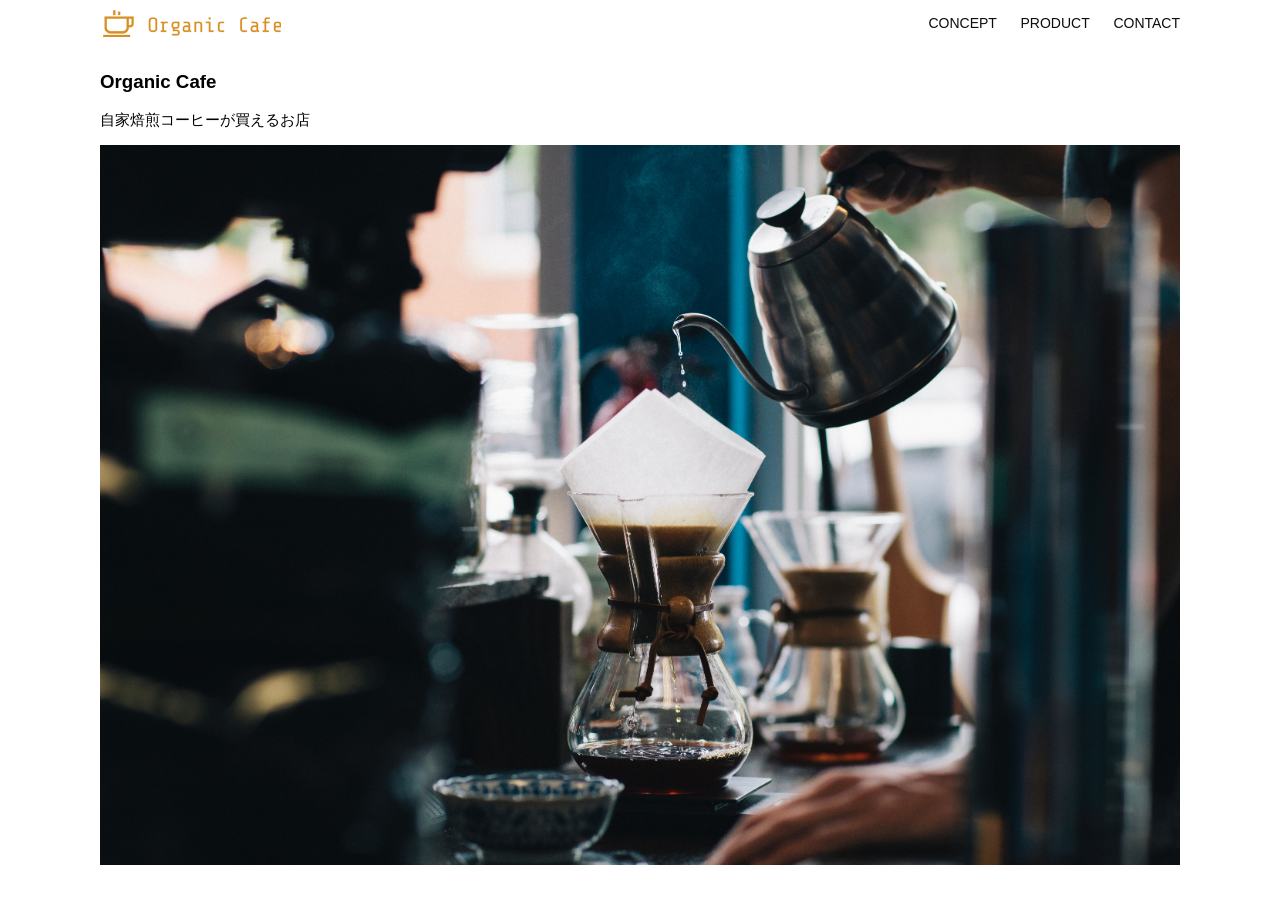
<file: kadai_013/index.html>
<!DOCTYPE html>
<html>
  <head>
    <title>Organic Cafe</title>
    <meta charset="UTF-8" />
    <meta name="description" content="自家焙煎のコーヒーがお家で楽しめるOrganic Cafe"/>
    <meta name="viewport" content="width=device-width, initial-scale=1.0" />
    <link rel="stylesheet" href="style.css" />
  </head>
  <body>
    <!-- ヘッダー -->
    <header>
      <!-- ロゴ -->
      <a href="index.html" id="logo"><img src="images/logo.png" alt="トップページに戻る"/></a>

      <!-- PC用ナビゲーション -->
      <nav id="nav-pc">
        <a href="index.html#concept">CONCEPT</a>
        <a href="index.html#product">PRODUCT</a>
        <a href="index.html#contact">CONTACT</a>
      </nav>


<!-- スマホ用メニューボタン（Step2） -->
      <img id="menu-sp" src="images/button-menu.png" alt="ナビゲーションを開く" onclick="document.getElementById('nav-sp').style.display = 'block'">

<!--　スマホ用ナビゲーション（Step3） -->
      <nav id="nav-sp">
        <ul>
          <li>
            <img id="close" src="images/button-close.png" alt="ナビゲーションを閉じる" onclick="document.getElementById('nav-sp').style.display = 'none'">
          </li>
          <li>
            <a id="logo-sp" href="index.html" onclick="document.getElementById('nav-sp').style.display = 'none'">
              <img src="images/logo-sp.png" alt="トップページに戻る">
            </a>
          </li>
          <li>
            <a class="menu" href="index.html#concept" onclick="document.getElementById('nav-sp').style.display = 'none'">CONCEPT</a>
          </li>
          <li>
            <a class="menu" href="index.html#product" onclick="document.getElementById('nav-sp').style.display = 'none'">PRODUCT</a>
          </li>
          <li>
            <a class="menu" href="index.html#contact" onclick="document.getElementById('nav-sp').style.display = 'none'">CONTACT</a>
          </li>
        </ul>
      </nav>
      


    </header>

    <main>
      <article>
        <!-- メインビジュアル -->
        <section id="main-visual">
          <div id="main-message">
            <h1>Organic Cafe</h1>
            <p>自家焙煎コーヒーが買えるお店</p>
          </div>
          <img src="images/main-image.jpg" alt="コーヒーをハンドドリップで淹れる画像"/>
        </section>
      </article>
    </main>
  </body>
</html>
</file>
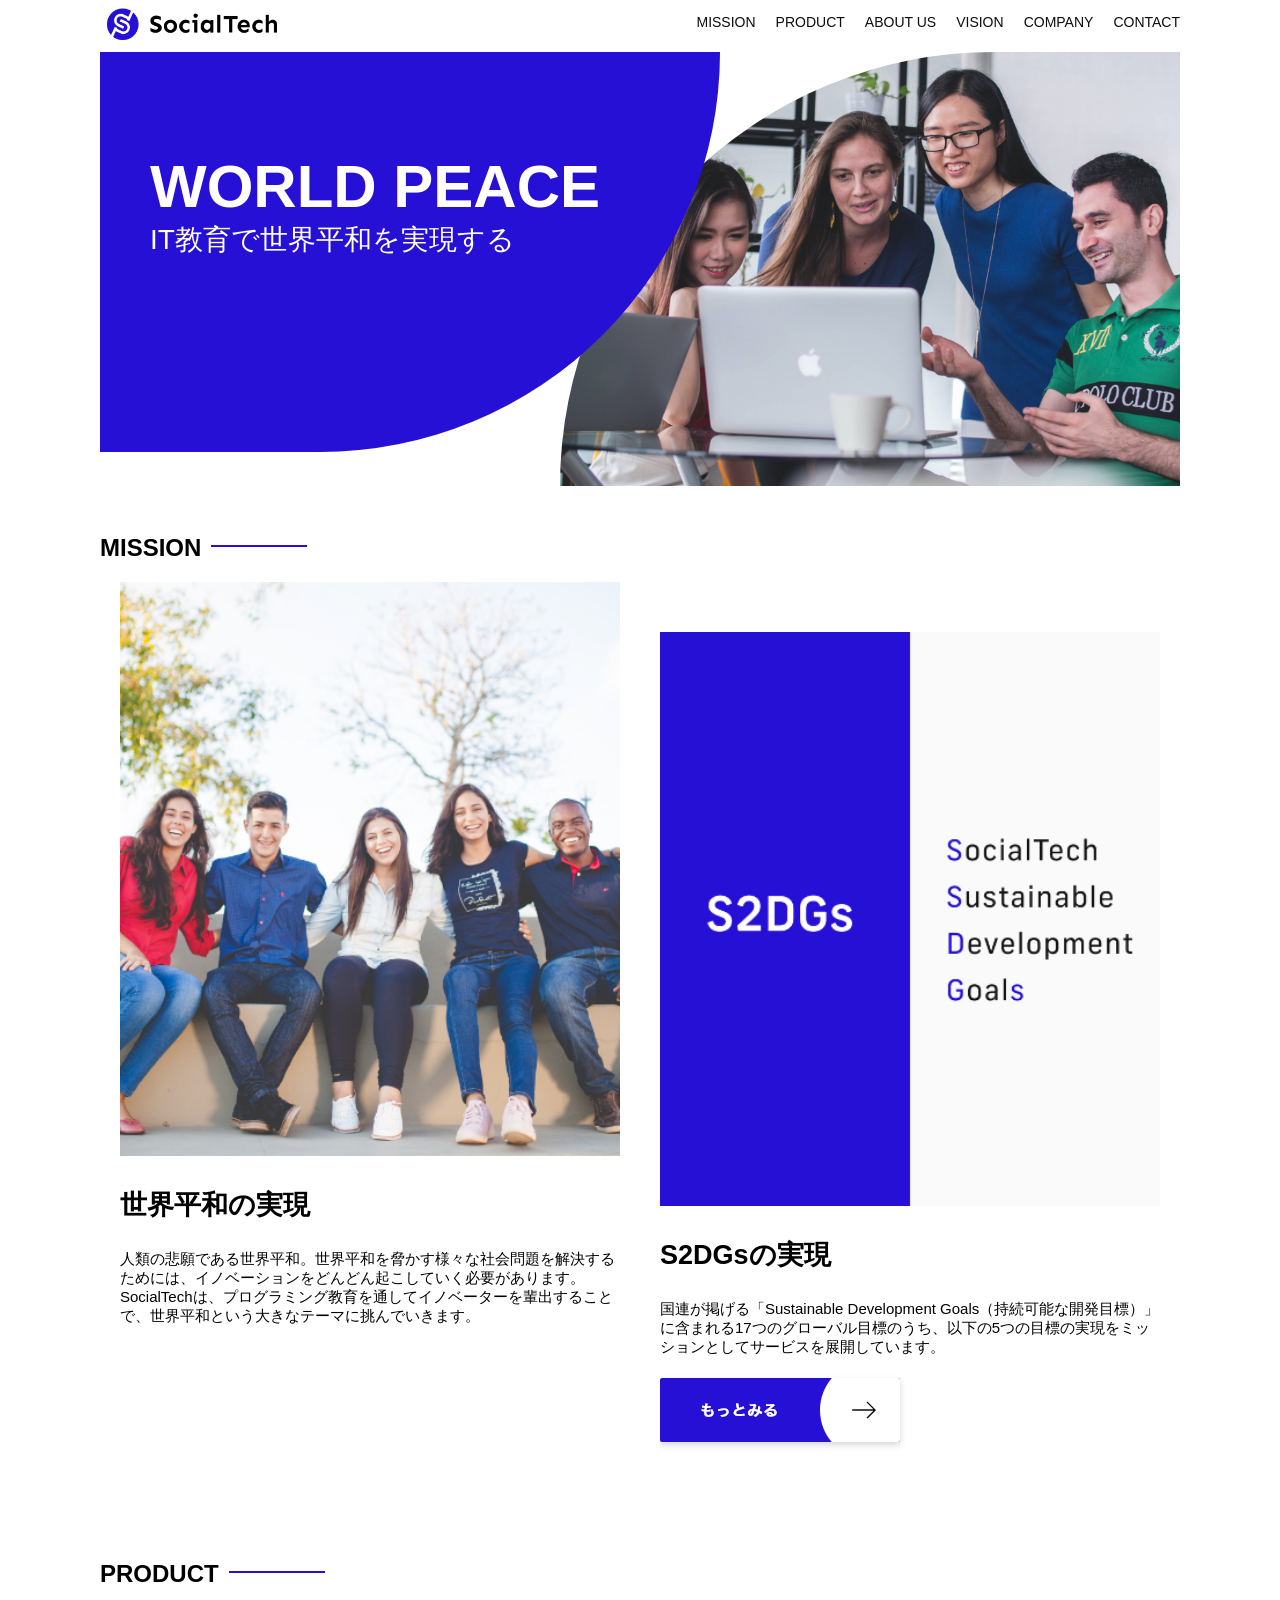
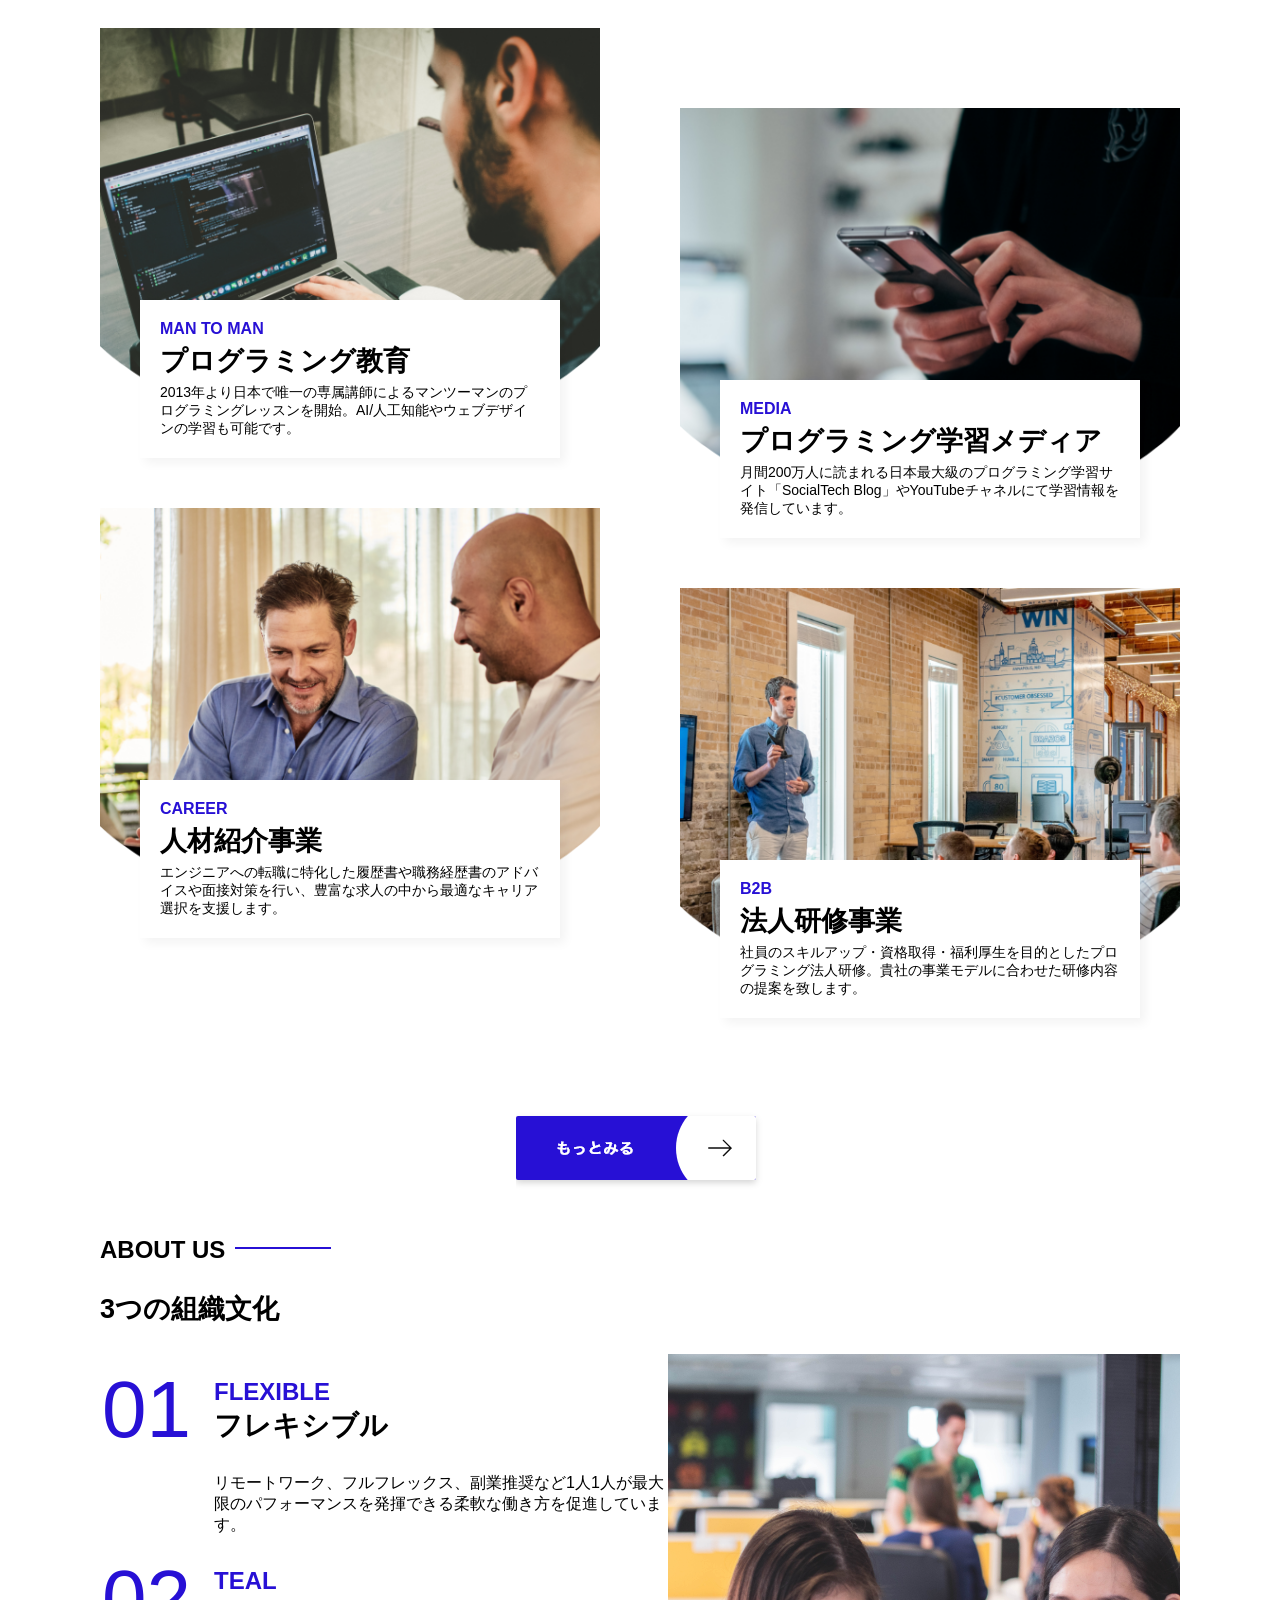
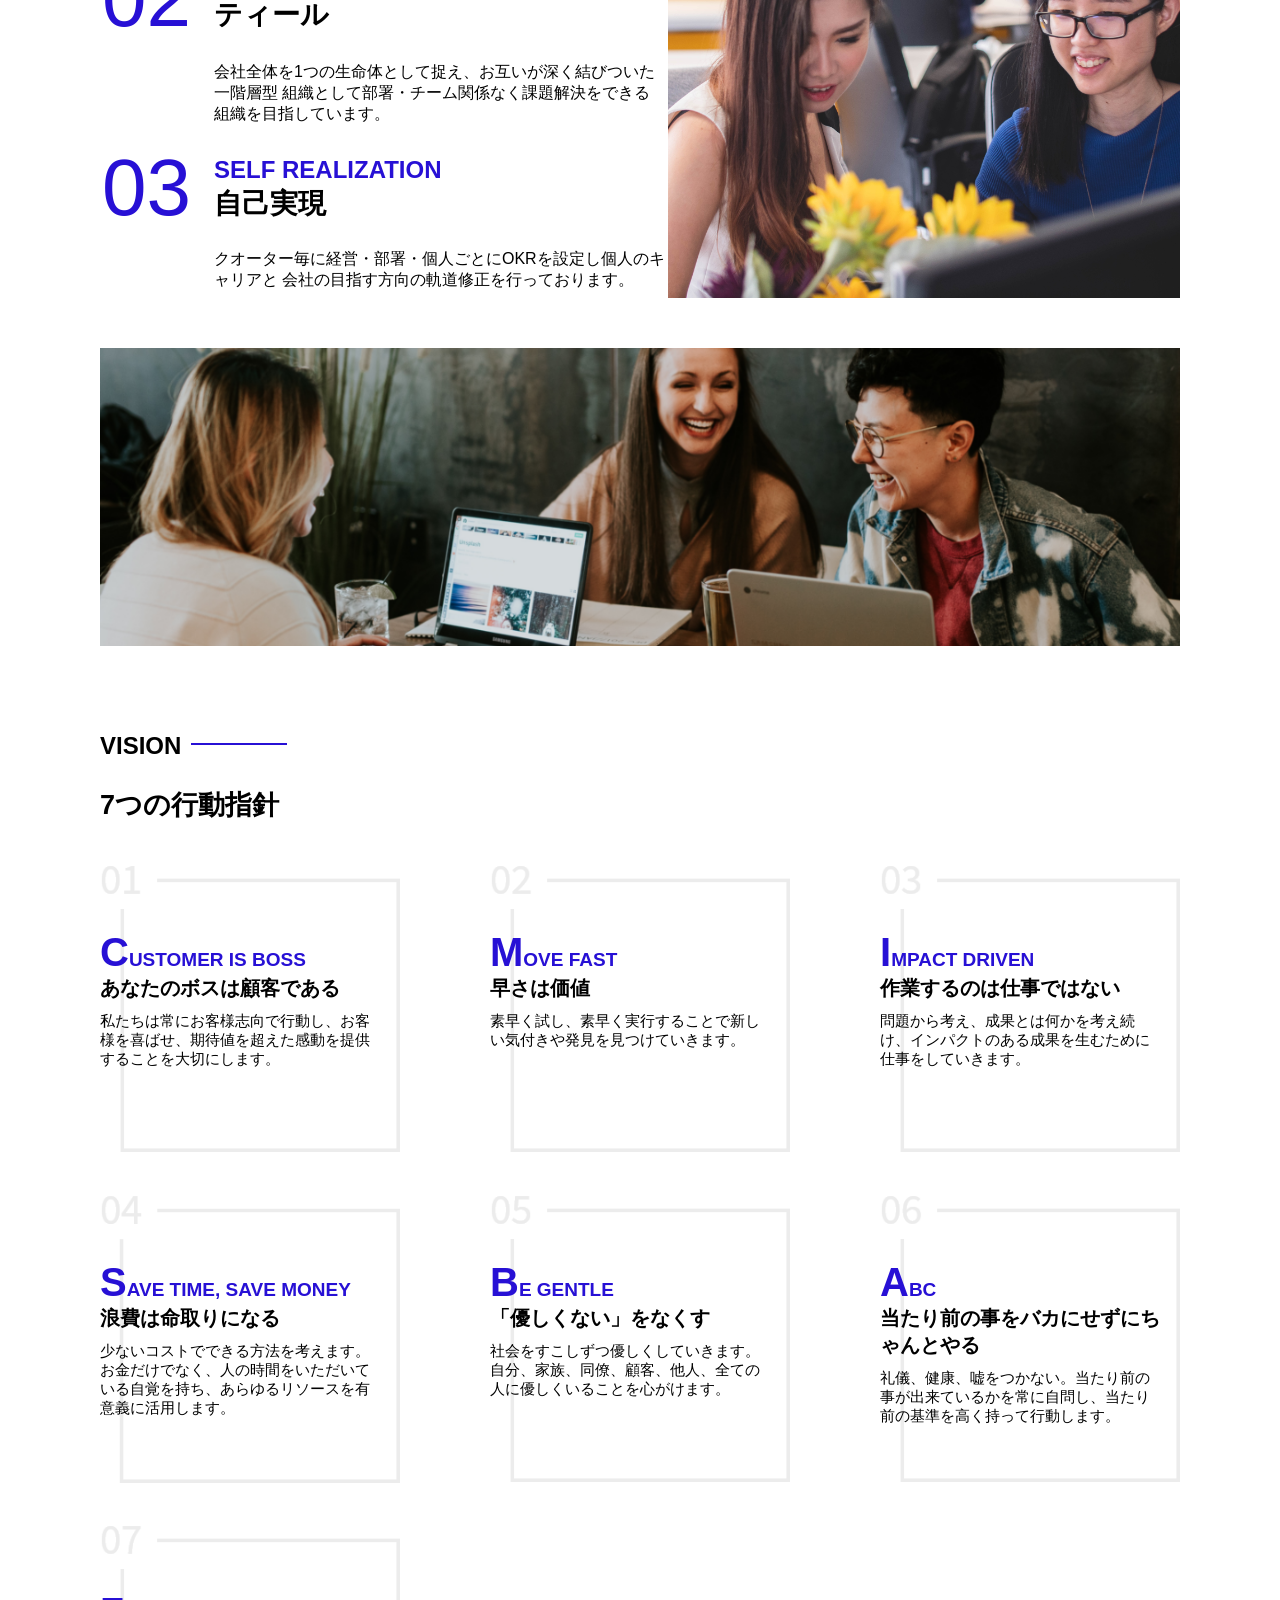
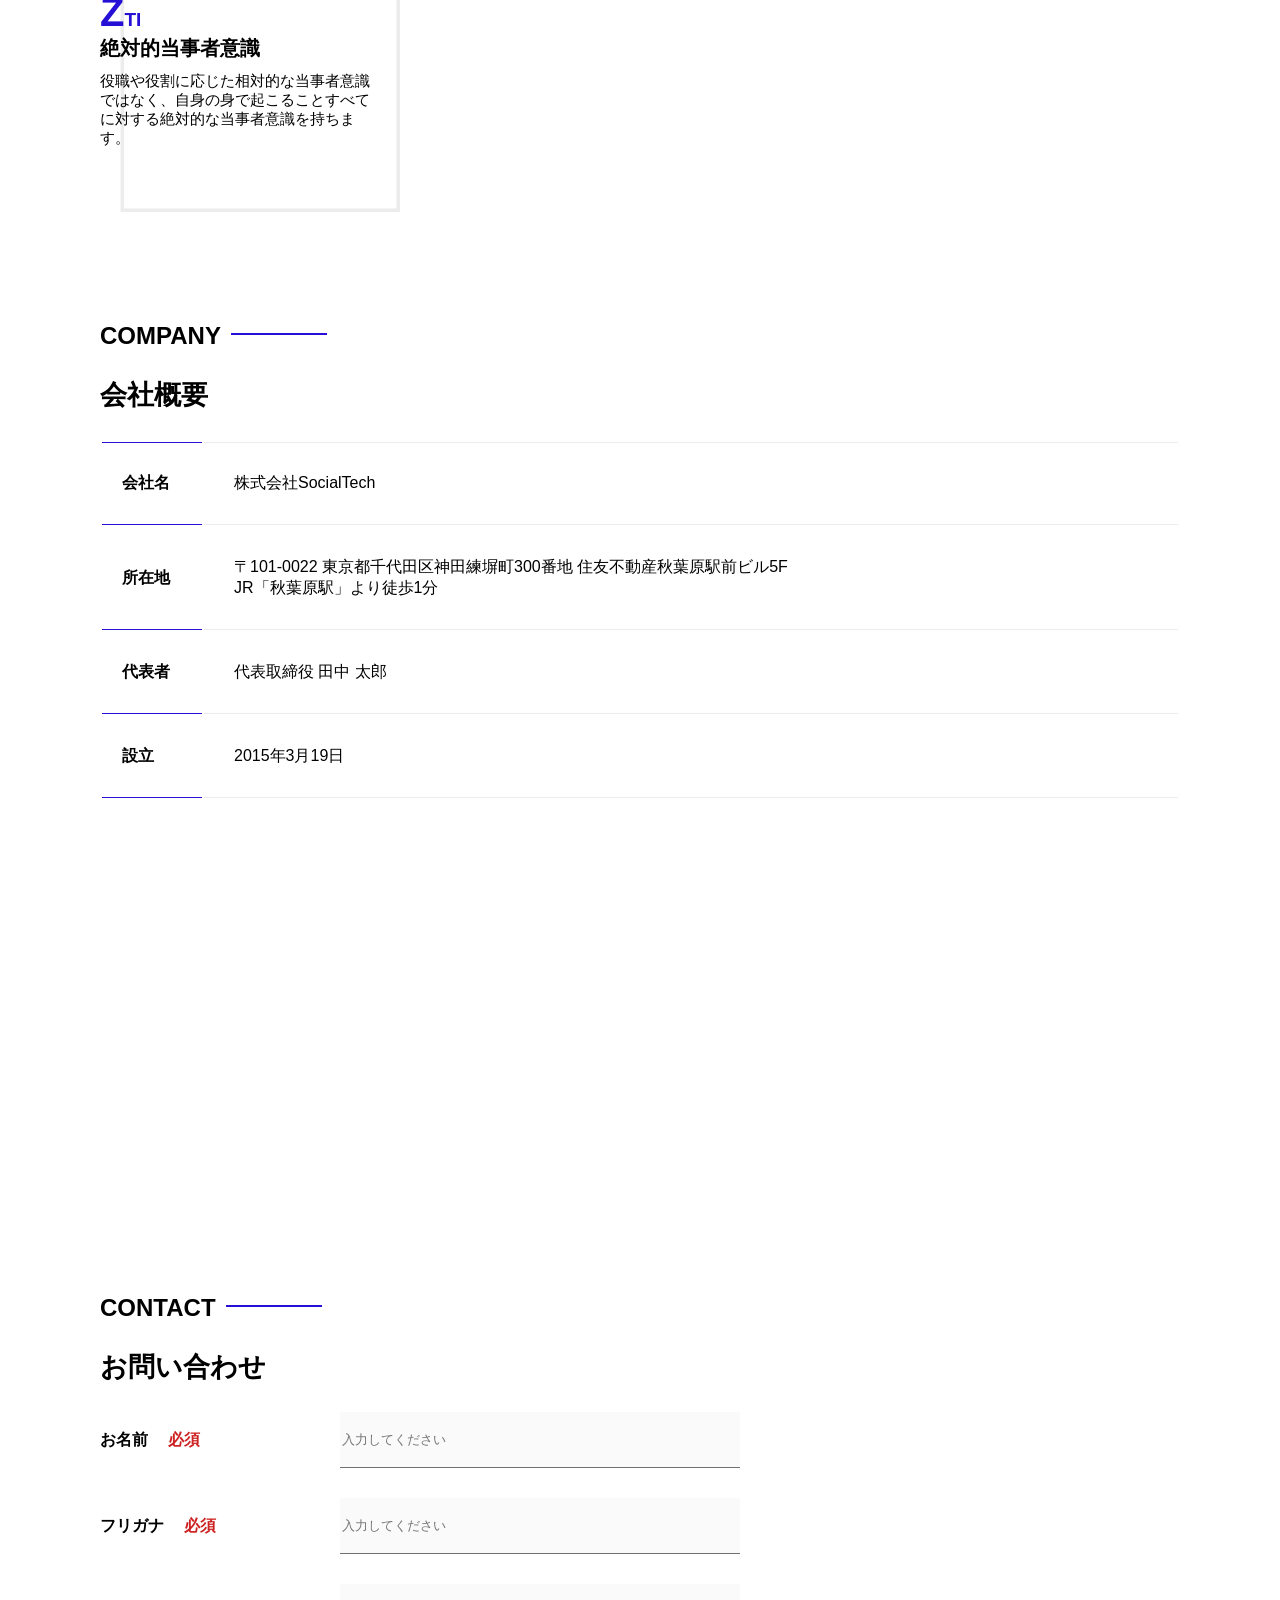
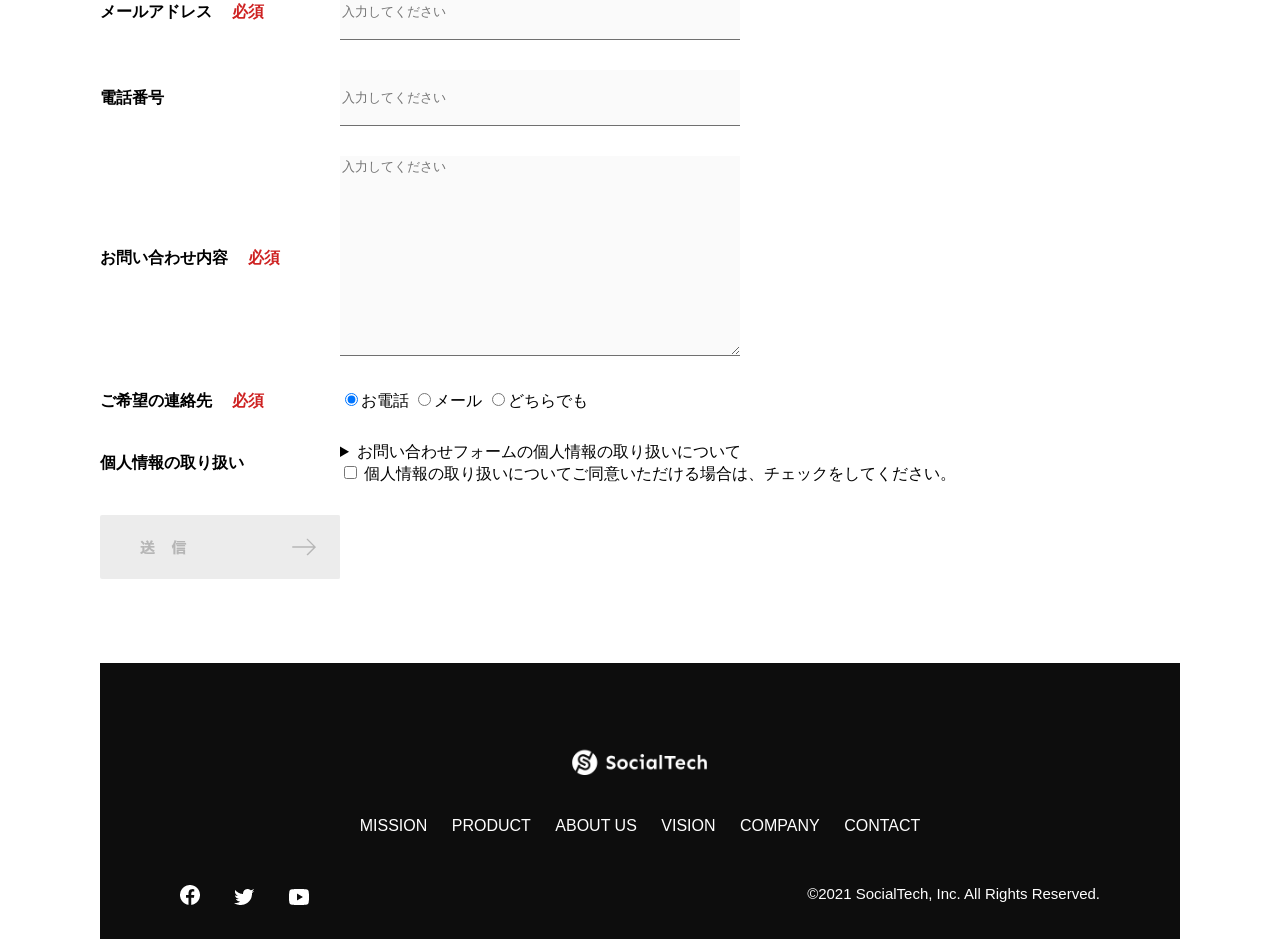
<file: socialtech/index.html>
<!DOCTYPE html>
<html lang="jp">
<head>
  <title>SocialTech</title>
  <meta charset="UTF-8">
  <meta name="description" content="SocialTechはEdTech業界のリーディングカンパニーを目指します。">
  <meta name="viewport" content="width=device-width, initial-scale=1.0">
  <link rel="stylesheet" href="style.css">
</head>
<body>


  <!-- ヘッダー -->
  <header>
        <!-- ロゴ -->
    <a href="index.html" id="logo">
      <img src="images/logo.png" alt="トップページに戻る">
    </a>
        <!-- PC用ナビゲーション -->
    <nav id="nav-pc">
      <ul>
        <li><a href="mission.html">MISSION</a></li>
        <li><a href="product.html">PRODUCT</a></li>
        <li><a href="index.html#aboutus">ABOUT US</a></li>
        <li><a href="index.html#vision">VISION</a></li>
        <li><a href="index.html#company">COMPANY</a></li>
        <li><a href="index.html#contact">CONTACT</a></li>
      </ul>
    </nav>

      <!-- スマホ用メニューボタン -->
        <button id="menu-sp" onclick="document.getElementById('nav-sp').style.display = 'block'">
        <img src="images/button-menu.png" alt="ナビゲーションを開く">
        </button>
      <!-- スマホ用ナビゲーション -->
        <div id="nav-sp">
        <button id="close" onclick="document.getElementById('nav-sp').style.display = 'none'">
        <img src="images/button-close.png" alt="ナビゲーションを閉じる">
        </button>

        <nav>
          <ul>
            <li>
              <a id="logo-sp" href="index.html" onclick="document.getElementById('nav-sp').style.display = 'none'"><img src="images/logo-sp.png" alt="トップページに戻る"></a>
            </li>
              <li><a class="menu" href="mission.html" onclick="document.getElementById('nav-sp').style.display = 'none'">MISSION</a></li>
              <li><a class="menu" href="product.html" onclick="document.getElementById('nav-sp').style.display = 'none'">PRODUCT</a></li>
              <li><a class="menu" href="index.html#aboutus" onclick="document.getElementById('nav-sp').style.display = 'none'">ABOUT US</a></li>
              <li><a class="menu" href="index.html#vision" onclick="document.getElementById('nav-sp').style.display = 'none'">VISION</a></li>
              <li><a class="menu" href="index.html#company" onclick="document.getElementById('nav-sp').style.display = 'none'">COMPANY</a></li>
              <li><a class="menu" href="index.html#contact" onclick="document.getElementById('nav-sp').style.display = 'none'">CONTACT</a></li>
            </ul>
        </nav>

          <div id="sns">
            <a href="https://www.facebook.com/sejuku2013">
              <img src="images/button-facebook.png" alt="Facebookのリンク">
            </a>
            <a href="https://twitter.com/samuraijuku">
              <img src="images/button-twitter.png" alt="Twitterのリンク">
            </a>
            <a href="https://www.youtube.com/channel/UCCFOQO5aDK0xXam4cUQXT8g">
              <img src="images/button-youtube.png" alt="YouTubeのリンク">
            </a>
          </div>
          </div>

  </header>
  <main>
    <article>


  <!-- メインビジュアル -->
      <section id="main-visual">
        <div id="main-message">
            <h1>WORLD PEACE</h1>
            <p>IT教育で世界平和を実現する</p>
        </div>
        <img src="images/index/index-main.png" alt="PCの周りに集まる多国籍の仲間たち">
      </section>


      <!--ミッション-->
  <!--ミッション-->
      <section id="mission">
        <h2 class="index-h2">MISSION</h2>
        <div id="mission-flex">
          <div>
            <img id="mission-photo" src="images/index/index-mission.png" alt="屋外のベンチで写真を撮影する多国籍の仲間たち">
            <h3>世界平和の実現</h3>
            <p>
              人類の悲願である世界平和。世界平和を脅かす様々な社会問題を解決するためには、イノベーションをどんどん起こしていく必要があります。SocialTechは、プログラミング教育を通してイノベーターを輩出することで、世界平和という大きなテーマに挑んでいきます。
            </p>
          </div>
          <div>
            <img id="s2dgs" src="images/index/s2dgs.png" alt="S2DGs">
            <h3>S2DGsの実現</h3>
            <p>国連が掲げる「Sustainable Development Goals（持続可能な開発目標）」に含まれる17つのグローバル目標のうち、以下の5つの目標の実現をミッションとしてサービスを展開しています。</p>
            <a href="mission.html">
              <img src="images/button-more.png" alt="もっとみる">
            </a>
          </div>
        </div>
      </section>


      <!-- プロダクト -->
      <section id="product">
      <h2 class="index-h2">PRODUCT</h2>
        <div class="product-flex">
        <div id="product-left">
        <div>
        <img class="product-photo" src="images/index/index-mantoman.png" alt="PCでコードを書く男性">
            <div class="product-explain">
        <span>MAN TO MAN</span>
          <h3>プログラミング教育</h3>
            <p>2013年より日本で唯一の専属講師によるマンツーマンのプログラミングレッスンを開始。AI/人工知能やウェブデザインの学習も可能です。</p>
          </div>
            </div>
            <div>
              <img class="product-photo" src="images/index/index-career.png" alt="笑顔で話し合う2人の男性">
                <div class="product-explain">
                  <span>CAREER</span>
                  <h3>人材紹介事業</h3>
                    <p>エンジニアへの転職に特化した履歴書や職務経歴書のアドバイスや面接対策を行い、豊富な求人の中から最適なキャリア選択を支援します。</p>
                </div>
            </div>
        </div>
        <div id="product-right">
            <div>
              <img class="product-photo" src="images/index/index-media.png" alt="スマートフォンを操作する人">
              <div class="product-explain">
                <span>MEDIA</span>
                <h3>プログラミング学習メディア</h3>
                <p>月間200万人に読まれる日本最大級のプログラミング学習サイト「SocialTech Blog」やYouTubeチャネルにて学習情報を発信しています。</p>
              </div>
            </div>
            <div>
              <img class="product-photo" src="images/index/index-b2b.png" alt="講演中の男性とそれを聴く人々">
              <div class="product-explain">
                <span>B2B</span>
                <h3>法人研修事業</h3>
                <p>社員のスキルアップ・資格取得・福利厚生を目的としたプログラミング法人研修。貴社の事業モデルに合わせた研修内容の提案を致します。</p>
              </div>
            </div>
          </div>
        </div>
        <div id="product-more">
          <a href="product.html">
            <img src="images/button-more.png" alt="もっとみる">
          </a>
        </div>
        </div>
      </section>


      <!-- ABOUT US -->
      <section id="aboutus">
        <h2 class="index-h2">ABOUT US</h2>
        <h3>3つの組織文化</h3>

        <div>
          <table class="culture-table">
            <tr>
              <td class="culture-num">01</td>
              <th><span class="culture-en">FLEXIBLE</span><br>フレキシブル</th>
            </tr>
            <tr>
              <td>
                <!--空のセル-->
              </td>
              <td class="culture-description">リモートワーク、フルフレックス、副業推奨など1人1人が最大限のパフォーマンスを発揮できる柔軟な働き方を促進しています。</td>
            </tr>
            <tr>
              <td class="culture-num">02</td>
              <th><span class="culture-en">TEAL</span><br>ティール</th>
            </tr>
            <tr>
              <td>
                <!--空のセル-->
              </td>
              <td class="culture-description">会社全体を1つの生命体として捉え、お互いが深く結びついた一階層型 組織として部署・チーム関係なく課題解決をできる組織を目指しています。</td>
            </tr>
            <tr>
              <td class="culture-num">03</td>
              <th><span class="culture-en">SELF REALIZATION</span><br>自己実現</th>
            </tr>
            <tr>
              <td>
                <!--空のセル-->
              </td>
              <td class="culture-description">クオーター毎に経営・部署・個人ごとにOKRを設定し個人のキャリアと 会社の目指す方向の軌道修正を行っております。</td>
            </tr>
          </table>

          <img class="culture-img" src="images/index/index-aboutus1.png" alt="笑顔で話し合う2人の女性">

        </div>

        <img class="culture-img2" src="images/index/index-aboutus2.png" alt="笑顔で話し合う3人の男女">
      </section>

      <!-- VISION -->
      <section id="vision">
        <h2 class="index-h2">VISION</h2>
        <h3>7つの行動指針</h3>
        <div>

          <div class="vision-box">
            <img src="images/index/vision-01.png" alt="01">
              <div>
                  <h4>CUSTOMER IS BOSS</h4>
                    <h5>あなたのボスは顧客である</h5>
                      <p>私たちは常にお客様志向で行動し、お客様を喜ばせ、期待値を超えた感動を提供することを大切にします。</p>
              </div>
          </div>

          <div class="vision-box">
            <img src="images/index/vision-02.png" alt="02">
              <div>
                  <h4>MOVE FAST</h4>
                    <h5>早さは価値</h5>
                      <p>素早く試し、素早く実行することで新しい気付きや発見を見つけていきます。</p>
              </div>
          </div>

          <div class="vision-box">
            <img src="images/index/vision-03.png" alt="03">
              <div>
                <h4>IMPACT DRIVEN</h4>
                  <h5>作業するのは仕事ではない</h5>
                    <p>問題から考え、成果とは何かを考え続け、インパクトのある成果を生むために仕事をしていきます。</p>
              </div>
          </div>

          <div class="vision-box">
            <img src="images/index/vision-04.png" alt="04">
              <div>
                <h4>SAVE TIME, SAVE MONEY</h4>
                  <h5>浪費は命取りになる</h5>
                    <p>少ないコストでできる方法を考えます。お金だけでなく、人の時間をいただいている自覚を持ち、あらゆるリソースを有意義に活用します。</p>
              </div>
          </div>

          <div class="vision-box">
            <img src="images/index/vision-05.png" alt="05">
              <div>
                <h4>BE GENTLE</h4>
                  <h5>「優しくない」をなくす</h5>
                    <p>社会をすこしずつ優しくしていきます。自分、家族、同僚、顧客、他人、全ての人に優しくいることを心がけます。</p>
              </div>
            </div>

          <div class="vision-box">
            <img src="images/index/vision-06.png" alt="06">
              <div>
                <h4>ABC</h4>
                  <h5>当たり前の事をバカにせずにちゃんとやる</h5>
                    <p>礼儀、健康、嘘をつかない。当たり前の事が出来ているかを常に自問し、当たり前の基準を高く持って行動します。</p>
              </div>
          </div>

          <div class="vision-box">
            <img src="images/index/vision-07.png" alt="07">
              <div>
                <h4>ZTI</h4>
                  <h5>絶対的当事者意識</h5>
                    <p>役職や役割に応じた相対的な当事者意識ではなく、自身の身で起こることすべてに対する絶対的な当事者意識を持ちます。</p>
              </div>
          </div> 

        </div>
      </section>

      <!-- COMPANY -->
      <section id="company">
        <h2 class="index-h2">COMPANY</h2>
        <h3>会社概要</h3>

          <table id="company-table">
            <tr>
              <th class="tableheader tableheader-first">会社名</th>
                <td class="cell cell-first">株式会社SocialTech</td>
            </tr>
            <tr>
              <th class="tableheader">所在地</th>
                <td class="cell">〒101-0022 東京都千代田区神田練塀町300番地 住友不動産秋葉原駅前ビル5F<br>JR「秋葉原駅」より徒歩1分</td>
            </tr>
            <tr>
              <th class="tableheader">代表者</th>
                <td class="cell">代表取締役 田中 太郎</td>
            </tr>
            <tr>
              <th class="tableheader">設立</th>
                <td class="cell">2015年3月19日</td>
            </tr>
          </table>

  <iframe
  src="https://www.google.com/maps/embed?pb=!1m18!1m12!1m3!1d3240.0688551336807!2d139.7720776771055!3d35.69992317258124!2m3!1f0!2f0!3f0!3m2!1i1024!2i768!4f13.1!3m3!1m2!1s0x60188fee13660e23%3A0x77137876edf742ac!2z5L2P5Y-L5LiN5YuV55Sj56eL6JGJ5Y6f6aeF5YmN44OT44Or!5e0!3m2!1sja!2sjp!4v1704858013291!5m2!1sja!2sjp" 
  style="border: 0" allowfullscreen="" loading="lazy">
  </iframe>

      </section>

      <!-- お問い合わせフォーム -->
      <section id="contact">
        <h2 class="index-h2">CONTACT</h2>
        <h3>お問い合わせ</h3>

        <form>
          <div>
            <div class="contact-heading">
              <label class="contact-label">お名前<span class="contact-span">必須</span></label>
            </div>
            <div>
              <input type="text" name="name" placeholder="入力してください" class="contact-textbox">
            </div>
          </div>
          <div>
            <div class="contact-heading">
              <label class="contact-label">フリガナ<span class="contact-span">必須</span></label>
            </div>
            <div>
              <input type="text" name="hurigana" placeholder="入力してください" class="contact-textbox">
            </div>
          </div>
          <div>
            <div class="contact-heading">
              <label class="contact-label">メールアドレス<span class="contact-span">必須</span></label>
            </div>
            <div>
              <input type="text" name="email" placeholder="入力してください" class="contact-textbox">
            </div>
          </div>
          <div>
            <div class="contact-heading">
              <label class="contact-label">電話番号</label>
            </div>
            <div>
              <input type="text" name="tel" placeholder="入力してください" class="contact-textbox">
            </div>
          </div>

          <div>
            <div class="contact-heading">
              <label class="contact-label">お問い合わせ内容<span class="contact-span">必須</span></label>
            </div>
            <div>
              <textarea class="contact-textarea" placeholder="入力してください" name="message"></textarea>
            </div>
          </div>

          <div>
            <div class="contact-heading">
              <label class="contact-label">ご希望の連絡先<span class="contact-span">必須</span></label>
            </div>
            <div>
              <input class="radiobutton" type="radio" value="tel" name="contact" checked><label>お電話</label>
              <input class="radiobutton" type="radio" value="mail" name="contact"><label>メール</label>
              <input class="radiobutton" type="radio" value="both" name="contact"><label>どちらでも</label>
            </div>
          </div>

            <div>
              <div class="contact-heading">
                <label class="contact-label">個人情報の取り扱い</label>
              </div>
              <div>
                <details>
                  <summary>お問い合わせフォームの個人情報の取り扱いについて</summary>
                  <div>
                    <dl>
                      <dt>１．組織の名称又は氏名</dt>
                      <dd>株式会社SocialTech</dd>
                      <dt>２．個人情報保護管理者（若しくはその代理人）の氏名又は職名、所属及び連絡先</dt>
                      <dd>
                        <p>鈴木 一郎 コーポレート部</p>
                        <p>メールアドレス：samurai@example.com</p>
                        <p>TEL：03-1234-5678</p>
                      </dd>
                      <dt>３．個人情報の利用目的</dt>
                      <dd>
                        <ul>
                          <li>本サービス及び本サービスに関連する情報の提供又はそれらに関する連絡のため</li>
                          <li>ユーザーの本人確認のため</li>
                          <li>当社サービスのご案内のため</li>
                          <li>当社の商品等の広告または宣伝（電子メールによるものを含むものとします。）</li>
                        </ul>
                      </dd>
                      <dt>４．個人情報の取り扱い業務の委託</dt>
                      <dd>個人情報の取扱業務の全部または一部を外部に業務委託する場合があります。その際、弊社は、個人情報を適切に保護できる管理体制を敷き実行していることを条件として委託先を厳選したうえで、機密保持契約を委託先と締結し、お客様の個人情報を厳密に管理させます。</dd>
                      <dt>５．個人情報の開示等の請求</dt>
                      <dd>
                        お客様は、弊社に対してご自身の個人情報の開示等（利用目的の通知、開示、内容の訂正・追加・削除、利用の停止または消去、第三者への提供の停止）に関して、当社問合わせ窓口に申し出ることができます。<br>
                        その際、弊社はお客様ご本人を確認させていただいたうえで、合理的な期間内に対応いたします。<br>
                        なお、個人情報に関する弊社問合わせ先は、次の通りです。
                      </dd>
                      <dd>
                        <p>株式会社SocialTech　個人情報問合せ窓口</p>
                        <p>〒150-0043　東京都千代田区神田練塀町300番地 住友不動産秋葉原駅前ビル5F</p>
                        <p>メールアドレス：samurai@example.com　TEL：03-1234-5678</p>
                      </dd>

                      <dt>６．個人情報を提供されることの任意性について</dt>
                      <dd>お客様がご自身の個人情報を弊社に提供されるか否かは、お客様のご判断によりますが、もしご提供されない場合には、適切なサービスが提供できない場合がありますので予めご了承ください。</dd>
                    </dl>
                  </div>
                </details>
                <input type="checkbox" name="agree">
                <span>個人情報の取り扱いについてご同意いただける場合は、チェックをしてください。</span>
              </div>
            </div>

            <input type="image" src="images/button-submit.png" alt="送信する">            
        </form>
      </section>
    </article>
  </main>


    <footer>
      <div id="footer-logo">
        <img src="images/logo-sp.png" alt="SocialTech">
      </div>
      <div id="footer-link">
        <a href="mission.html">MISSION</a>
        <a href="product.html">PRODUCT</a>
        <a href="index.html#aboutus">ABOUT US</a>
        <a href="index.html#vision">VISION</a>
        <a href="index.html#company">COMPANY</a>
        <a href="index.html#contact">CONTACT</a>
      </div>

      <div id="sns-footer">
        <div class="sns-btns">
          <a href="https://www.facebook.com/sejuku2013"><img src="images/button-facebook.png" alt="Facebookのリンク"></a>
          <a href="https://twitter.com/samuraijuku"><img src="images/button-twitter.png" alt="Twitterのリンク"></a>
          <a href="https://www.youtube.com/channel/UCCFOQO5aDK0xXam4cUQXT8g"><img src="images/button-youtube.png" alt="YouTubeのリンク"></a>
        </div>
        <p id="copyright">&copy;2021 SocialTech, Inc. All Rights Reserved.</p>
      </div>
    </footer>



</body>
</html>
</file>
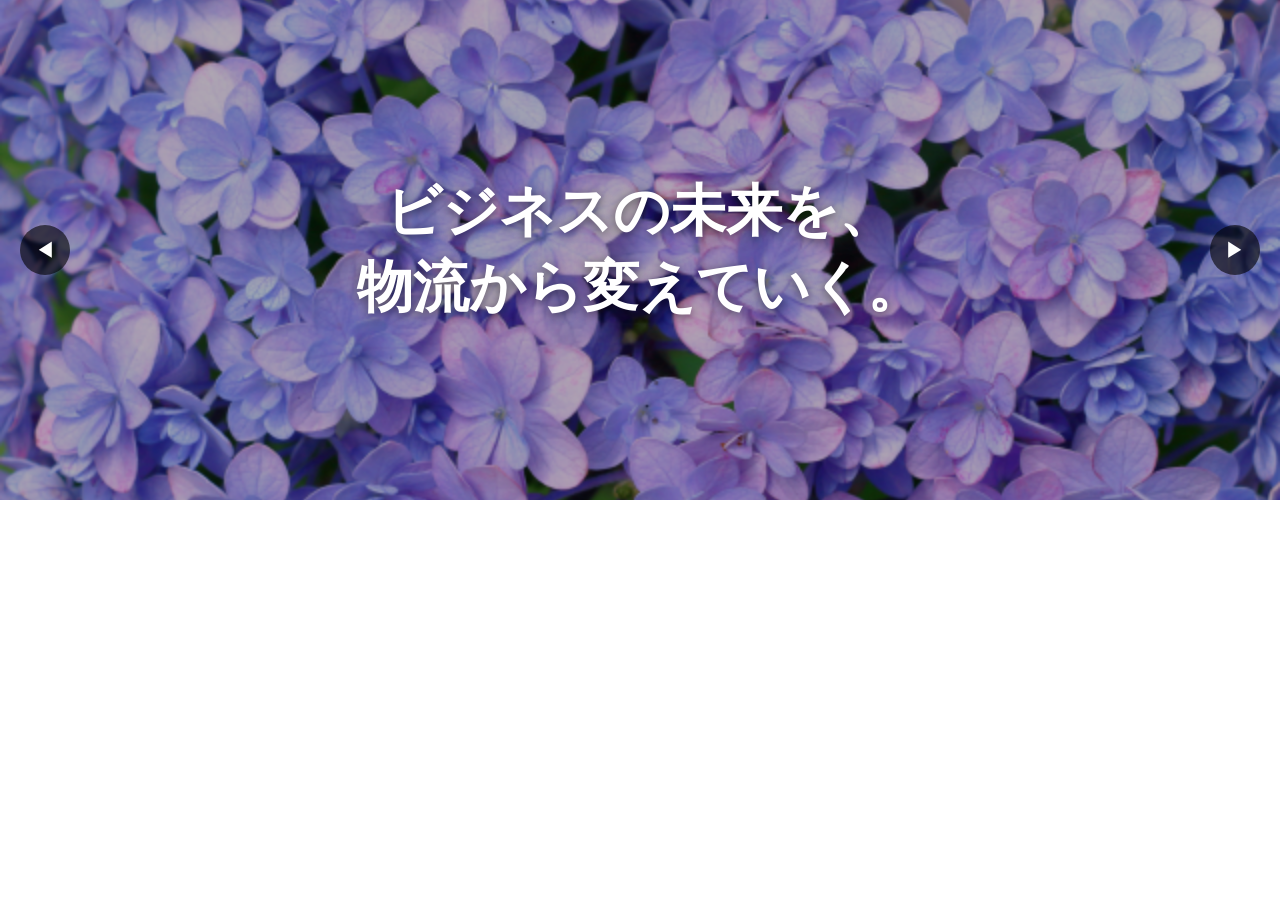
<file: 宿題3/index.html>
<!DOCTYPE html>
<html lang="ja">
<head>
  <meta charset="UTF-8">
  <meta name="viewport" content="width=device-width, initial-scale=1.0">
  <title>ヤマトHD風 自作無限ループスライダー</title>
  <link rel="stylesheet" href="style.css">
</head>
<body>

  <div class="slider-window">
    
    <div class="slider-stage" id="js-stage">
      
      <div class="slide slide1">
        <div class="content">
          <h1>ビジネスの未来を、<br>物流から変えていく。</h1>
        </div>
      </div>
      
      <div class="slide slide2">
        <div class="content">
          <h1>サステナブルな経営で、<br>新しい価値を創造する。</h1>
        </div>
      </div>
      
      <div class="slide slide3">
        <div class="content">
          <h1>ひとりひとりの想いを、<br>まごころでお届けする。</h1>
        </div>
      </div>

      <div class="slide slide1">
        <div class="content">
          <h1>ビジネスの未来を、<br>物流から変えていく。</h1>
        </div>
      </div>

    </div>

    <button class="arrow-btn prev-btn" id="js-prev">◀</button>
    <button class="arrow-btn next-btn" id="js-next">▶</button>
  </div>

  <script src="script.js"></script>
</body>
</html>
</file>
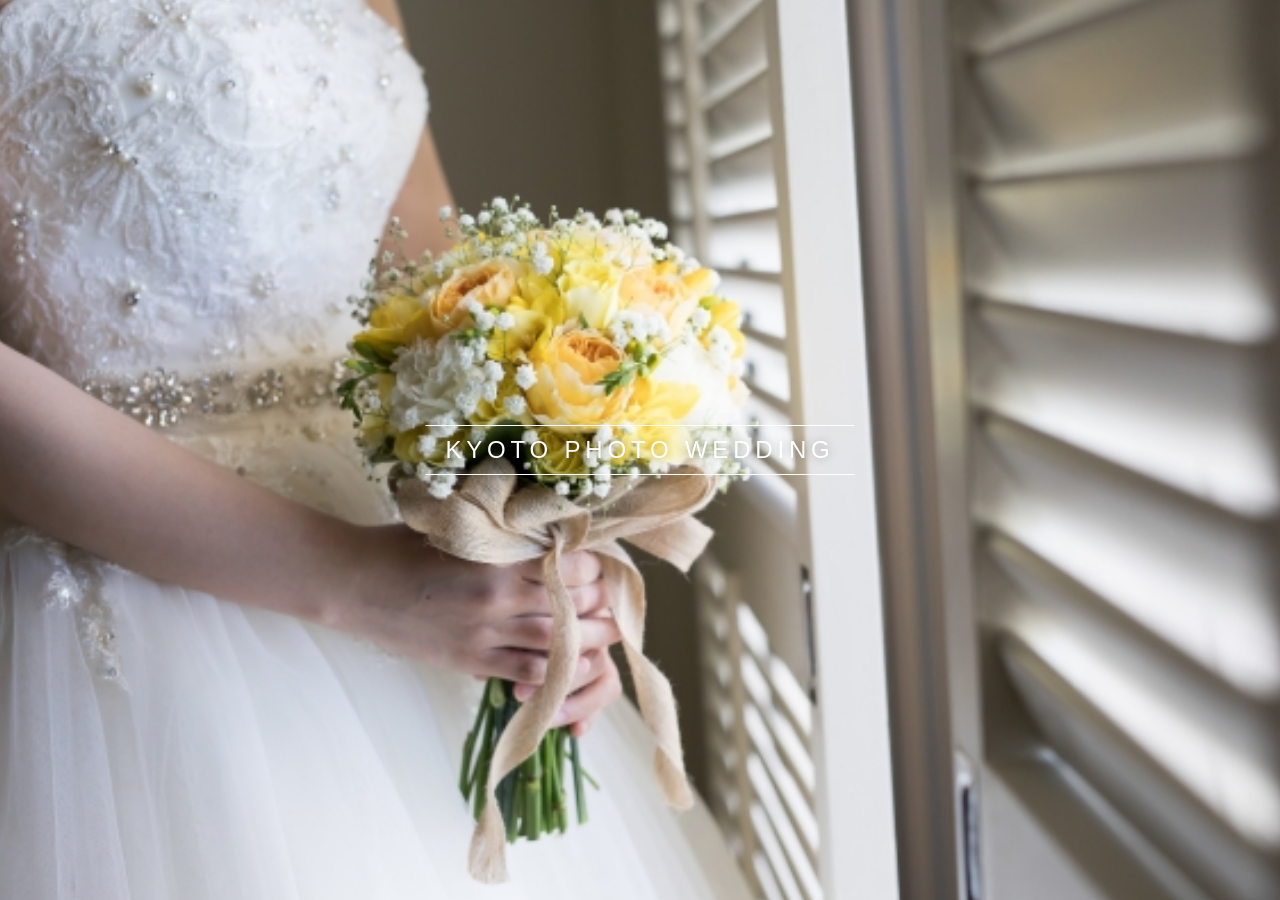
<file: 宿題4/index.html>
<!DOCTYPE html>
<html lang="ja">
<head>
  <meta charset="UTF-8">
  <meta name="viewport" content="width=device-width, initial-scale=1.0">
  <title>ウェディングフォト フェード＆ズームスライダー</title>
  <link rel="stylesheet" href="style.css">
</head>
<body>

  <div class="fv-container">
    
    <div class="fv-slide active">
      <div class="fv-img img1"></div>
    </div>
    
    <div class="fv-slide">
      <div class="fv-img img2"></div>
    </div>
    
    <div class="fv-slide">
      <div class="fv-img img3"></div>
    </div>

    <div class="fv-logo-area">
      <p>KYOTO PHOTO WEDDING</p>
    </div>

  </div>

  <script src="https://code.jquery.com/jquery-3.7.1.min.js"></script>
  
  <script src="script.js"></script>
</body>
</html>
</file>
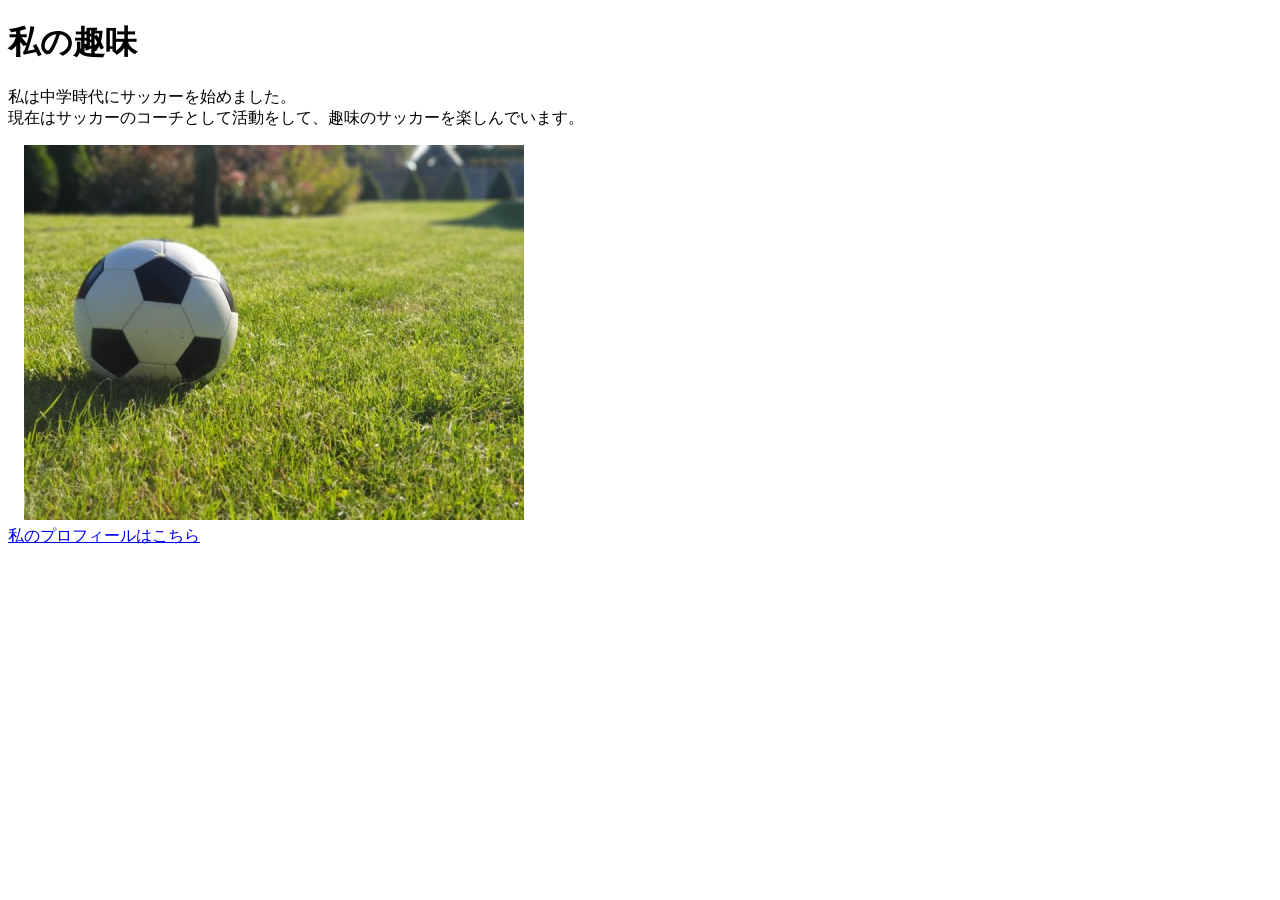
<file: kadai_005/html/index.html>
<!DOCTYPE html>
<html>
<head>
  <title>5章課題</title>
  <meta name="description" content="このページは5章の課題です。">
  <meta charset="UTF-8">
</head>
<body>
  <h1>私の趣味</h1>
  <p>私は中学時代にサッカーを始めました。<br>
    現在はサッカーのコーチとして活動をして、趣味のサッカーを楽しんでいます。
  </p>
  　<img src="../images/sample.jpg" alt="サッカーボール">
  <br>
  <!-- サッカーボールの画像を表示するコードを記述する -->
  <a href="https://x.com/samuraijuku">私のプロフィールはこちら</a>
</body>
</html>
</file>
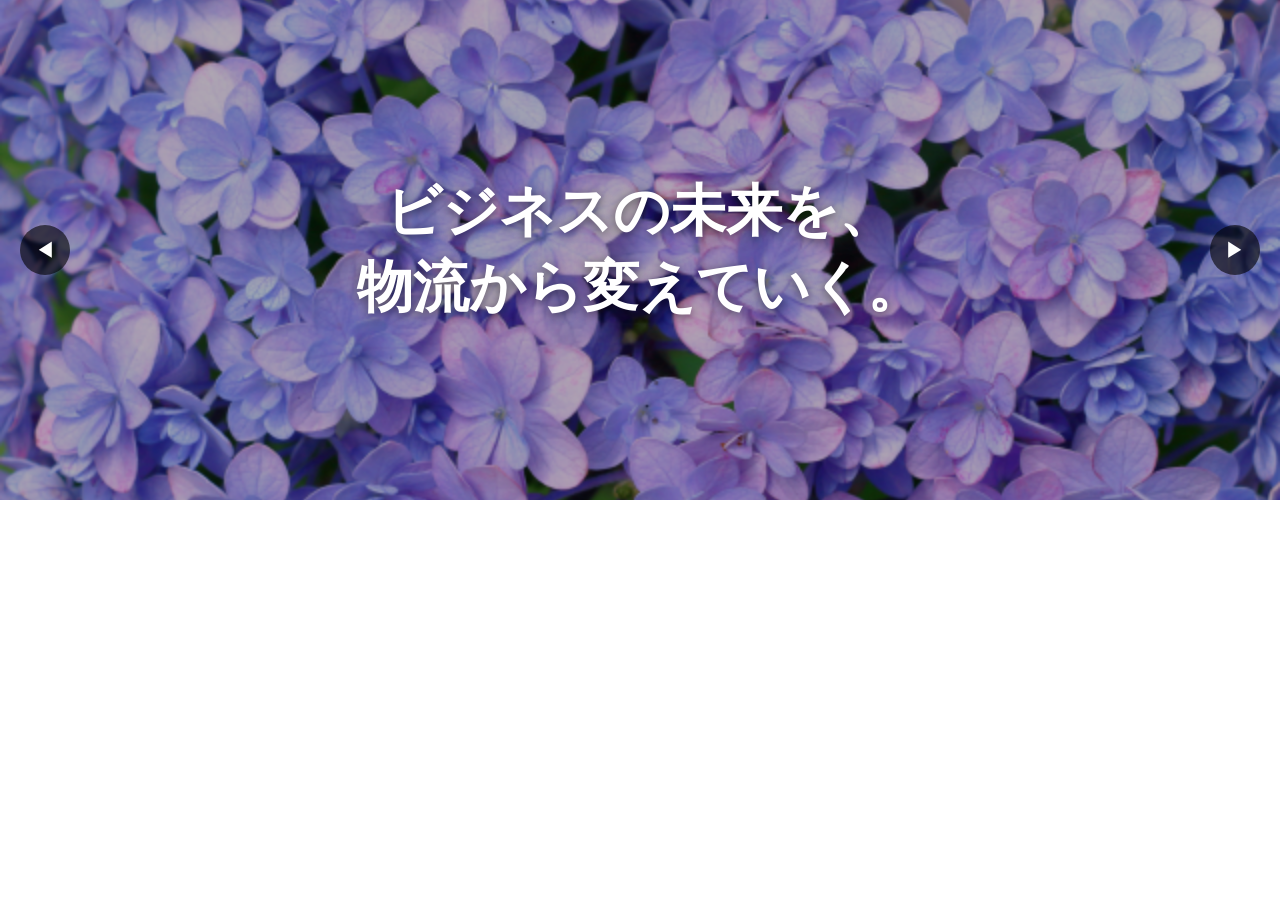
<file: 宿題3/宿題3/index.html>
<!DOCTYPE html>
<html lang="ja">
<head>
  <meta charset="UTF-8">
  <meta name="viewport" content="width=device-width, initial-scale=1.0">
  <title>ヤマトHD風 jQuery無限自動ループスライダー</title>
  <link rel="stylesheet" href="style.css">
</head>
<body>

  <div class="slider-window">
    
    <div class="slider-stage" id="js-stage">
      
      <div class="slide slide1">
        <div class="content">
          <h1>ビジネスの未来を、<br>物流から変えていく。</h1>
        </div>
      </div>
      
      <div class="slide slide2">
        <div class="content">
          <h1>サステナブルな経営で、<br>新しい価値を創造する。</h1>
        </div>
      </div>
      
      <div class="slide slide3">
        <div class="content">
          <h1>ひとりひとりの想いを、<br>まごころでお届けする。</h1>
        </div>
      </div>

      <div class="slide slide1">
        <div class="content">
          <h1>ビジネスの未来を、<br>物流から変えていく。</h1>
        </div>
      </div>

    </div>

    <button class="arrow-btn prev-btn" id="js-prev">◀</button>
    <button class="arrow-btn next-btn" id="js-next">▶</button>
  </div>

  <script src="https://code.jquery.com/jquery-3.7.1.min.js"></script>
  
  <script src="script.js"></script>
</body>
</html>
</file>
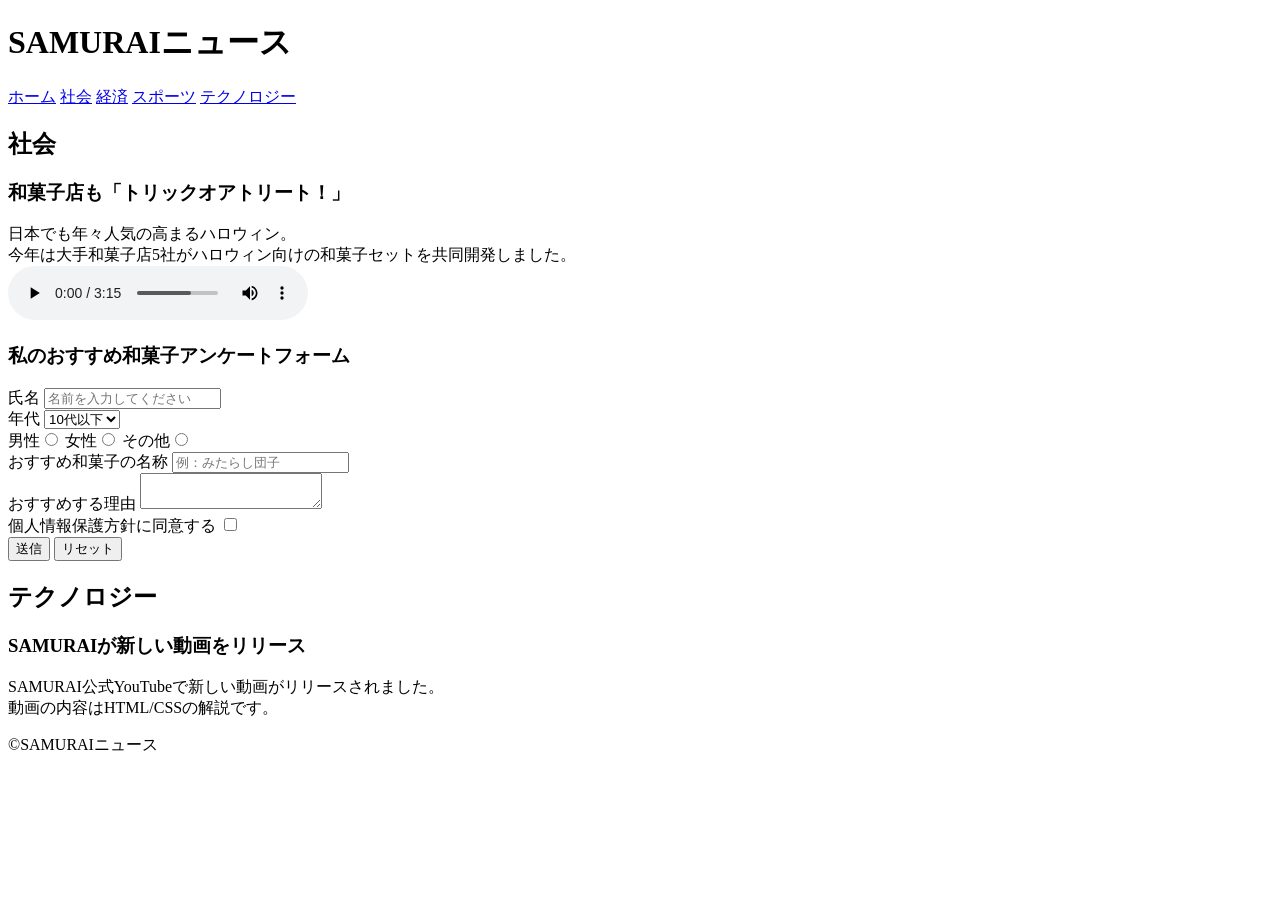
<file: kadai_008/kadai_008.html>
<!DOCTYPE html>
<html>
<head>
  <title>8章課題</title>
  <meta name="description" content="このページは8章の課題です。">
  <meta charset="UTF-8">
</head>
<body>
  <header>
    <h1>SAMURAIニュース</h1>
    <nav>
      <a href="https://www.sejuku.net/">ホーム</a>
      <a href="https://www.sejuku.net/">社会</a>
      <a href="https://www.sejuku.net/">経済</a>
      <a href="https://www.sejuku.net/">スポーツ</a>
      <a href="https://www.sejuku.net/">テクノロジー</a>
    </nav> 
  </header>
  <main>
    <article>
      <h2>社会</h2>
      <section>
        <h3>和菓子店も「トリックオアトリート！」</h3>
        <p>
          日本でも年々人気の高まるハロウィン。<br>
          今年は大手和菓子店5社がハロウィン向けの和菓子セットを共同開発しました。<br>
          <audio src="ichi.mp3" controls></audio>
        </p>
      </section>
      <section>
        <h3>私のおすすめ和菓子アンケートフォーム</h3> 
        <form> 
          <label>氏名</label> 
          <input type="text" placeholder="名前を入力してください">
          <br> 

          <label>年代</label> 
          <select> 
            <option>10代以下</option> 
            <option>20代</option>
            <option>30代</option> 
            <option>40代以上</option> 
          </select>
          <br> 
          
          <label>男性</label><input type="radio" name="gender"> 
          <label>女性</label><input type="radio" name="gender"> 
          <label>その他</label><input type="radio" name="gender"> 
          <br> 
          
          <label>おすすめ和菓子の名称</label> 
          <input type="text" placeholder="例：みたらし団子">
          <br> 
          
          <label>おすすめする理由</label> 
          <textarea></textarea>
          <br>

          <label>個人情報保護方針に同意する</label>
          <input type="checkbox">
          <br>
          
          <input type="submit" value="送信">
          <input type="reset" value="リセット">
        </form>
      </section>
    </article>

    <article>
      <h2>テクノロジー</h2>
      <section>
        <h3>SAMURAIが新しい動画をリリース</h3>
        <p>
          SAMURAI公式YouTubeで新しい動画がリリースされました。<br>
          動画の内容はHTML/CSSの解説です。<br>
        </p>
      </section>
    </article>
  </main>
  <footer>
    <p>&copy;SAMURAIニュース</p>
  </footer>
</body>
</html>
</file>
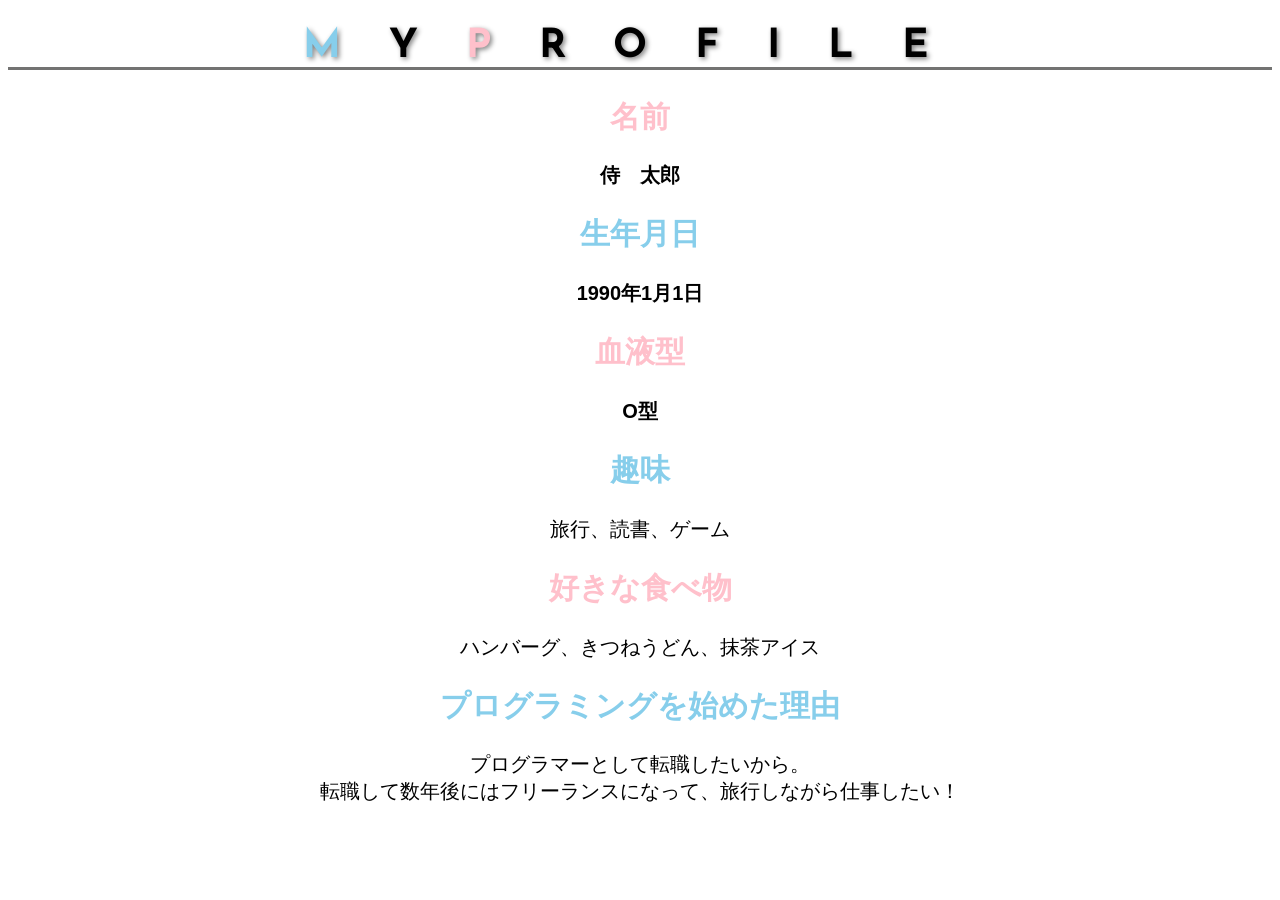
<file: kadai_015/kadai_015.html>
<!DOCTYPE html>
<html>
<head>
  <title>15章課題</title>
  <meta charset="UTF-8">
  <meta name="description" content="このページは15章の課題です。">
  <link rel="stylesheet" href="style.css">
  <link rel="preconnect" href="https://fonts.googleapis.com">
  <link rel="preconnect" href="https://fonts.gstatic.com" crossorigin>
  <link href="https://fonts.googleapis.com/css2?family=Josefin+Sans&display=swap" rel="stylesheet">
</head>
<body>
  <h1><span class="blue">M</span>Y<span class="pink">P</span>ROFILE</h1>
  <div id="basic">
    <h2 class="pink">名前</h2>
    <p>侍　太郎</p>
    <h2 class="blue">生年月日</h2>
    <p>1990年1月1日</p>
    <h2 class="pink">血液型</h2>
    <p>O型</p>
  </div>
  <h2 class="blue">趣味</h2>
  <p>旅行、読書、ゲーム</p>
  <h2 class="pink">好きな食べ物</h2>
  <p>ハンバーグ、きつねうどん、抹茶アイス</p>
  <h2 class="blue">プログラミングを始めた理由</h2>
  <p>プログラマーとして転職したいから。<br>転職して数年後にはフリーランスになって、旅行しながら仕事したい！</p>
</body>
</html>
</file>
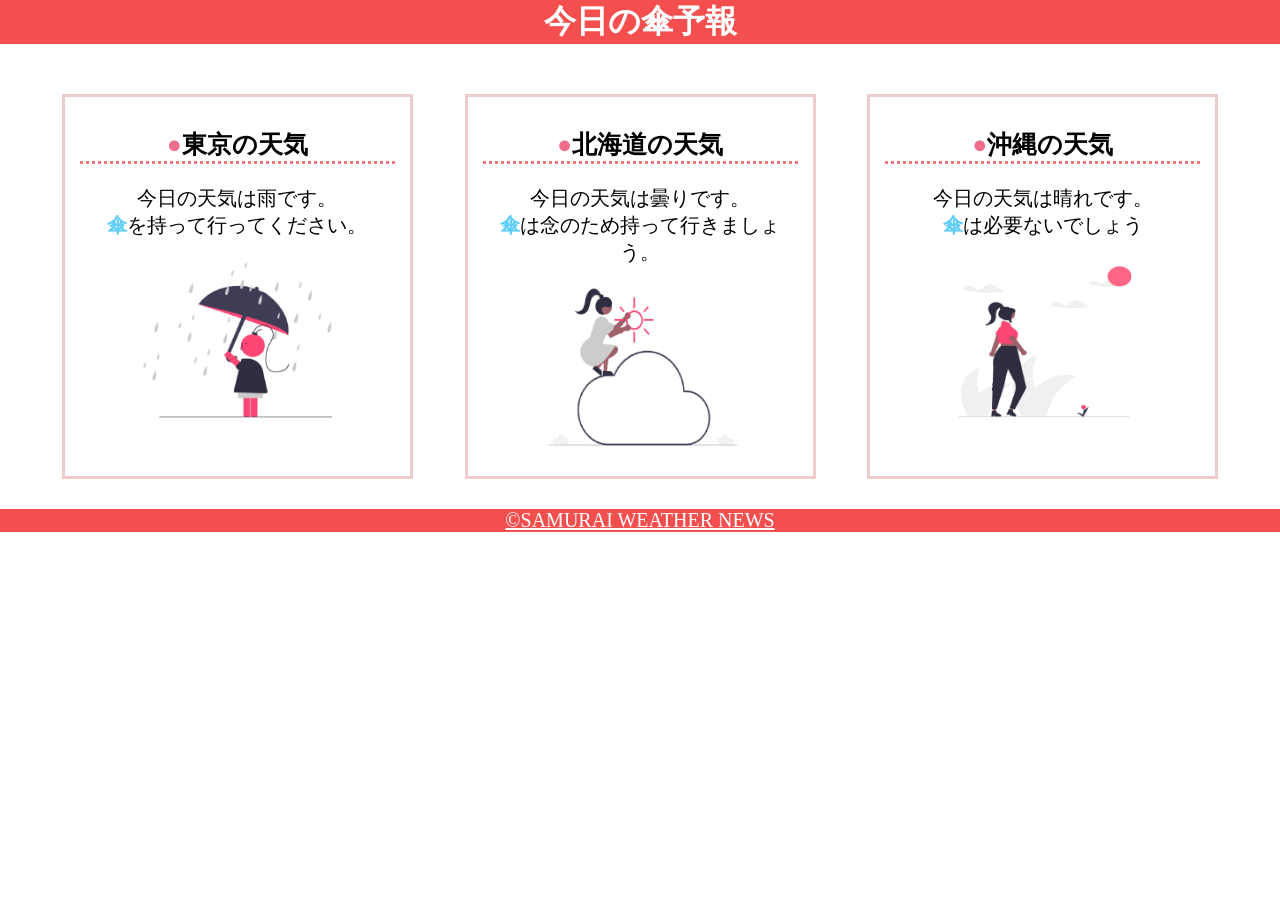
<file: kadai_022/kadai_022.html>
<!DOCTYPE html>
<html>
    <head>
        <meta charset="UTF-8">
        <meta name="viewport" content="width=device-width, initial-scale=1.0">
        <link rel="stylesheet" href="style.css">
        <meta name="description" content="このページは22章の課題です。">
        <title>22章課題</title>
    </head>
    <body>
       
        <header>
            <h1>今日の傘予報</h1>
        </header>  
 
        <main>

            <div id="parent">
                <div class="contents">
                    <h2>東京の天気</h2>
                    <p>今日の天気は雨です。</p>
                    <p>傘を持って行ってください。</p>
                    <img src="images/rainy.png" alt="雨">
                </div>
 
                <div class="contents">
                    <h2>北海道の天気</h2>
                    <p>今日の天気は曇りです。</p>
                    <p>傘は念のため持って行きましょう。</p>
                    <img src="images/cloudy.png" alt="曇り">
                </div>
 
                <div class="contents">
                    <h2>沖縄の天気</h2>
                    <p>今日の天気は晴れです。</p>
                    <p>傘は必要ないでしょう</p>
                    <img src="images/sunny.png" alt="晴れ">
                </div>

            </div>    
 
        </main>
 
        <footer>
            <a href="https://www.sejuku.net/corp/">&copy;SAMURAI WEATHER NEWS</a>
         </footer>
 
    </body>
</html>
</file>
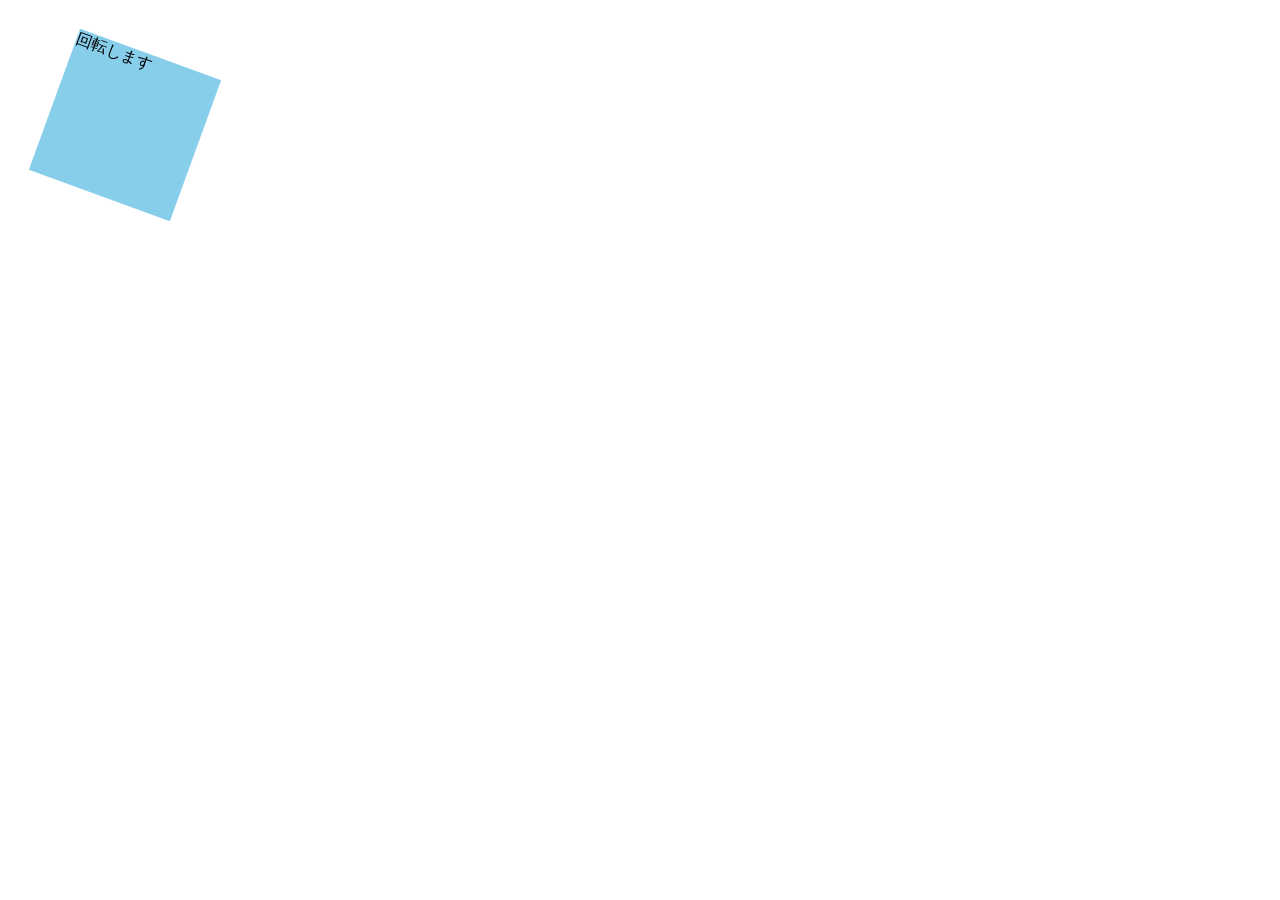
<file: kadai_mdn_css/mdn.html>
<!DOCTYPE html>
<html>

<head>
    <style>
        div {
            position: absolute;
            left: 50px;
            top: 50px;
            width: 150px;
            height: 150px;
            background-color: skyblue;
            transform: rotate(20deg);
        }
    </style>
</head>

<body>
    <div>
        回転します
    </div>

</body>

</html>
</file>
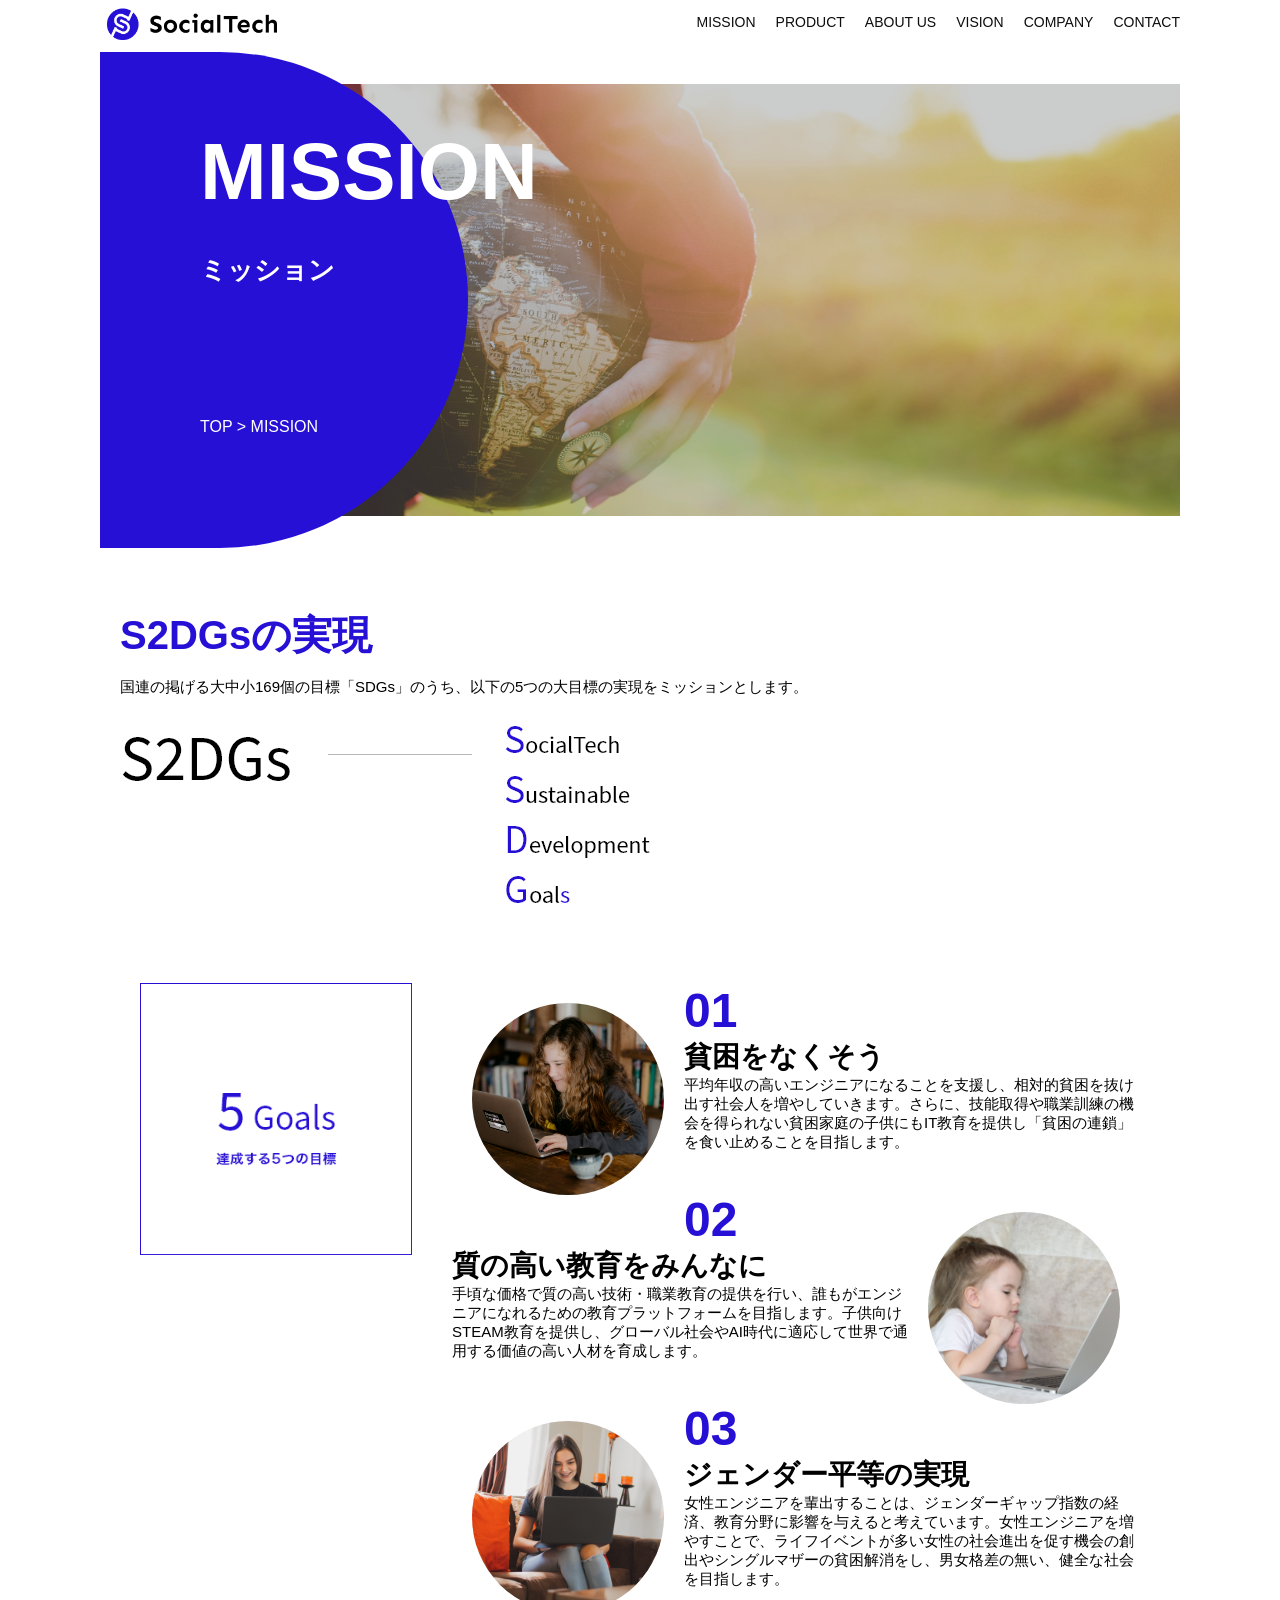
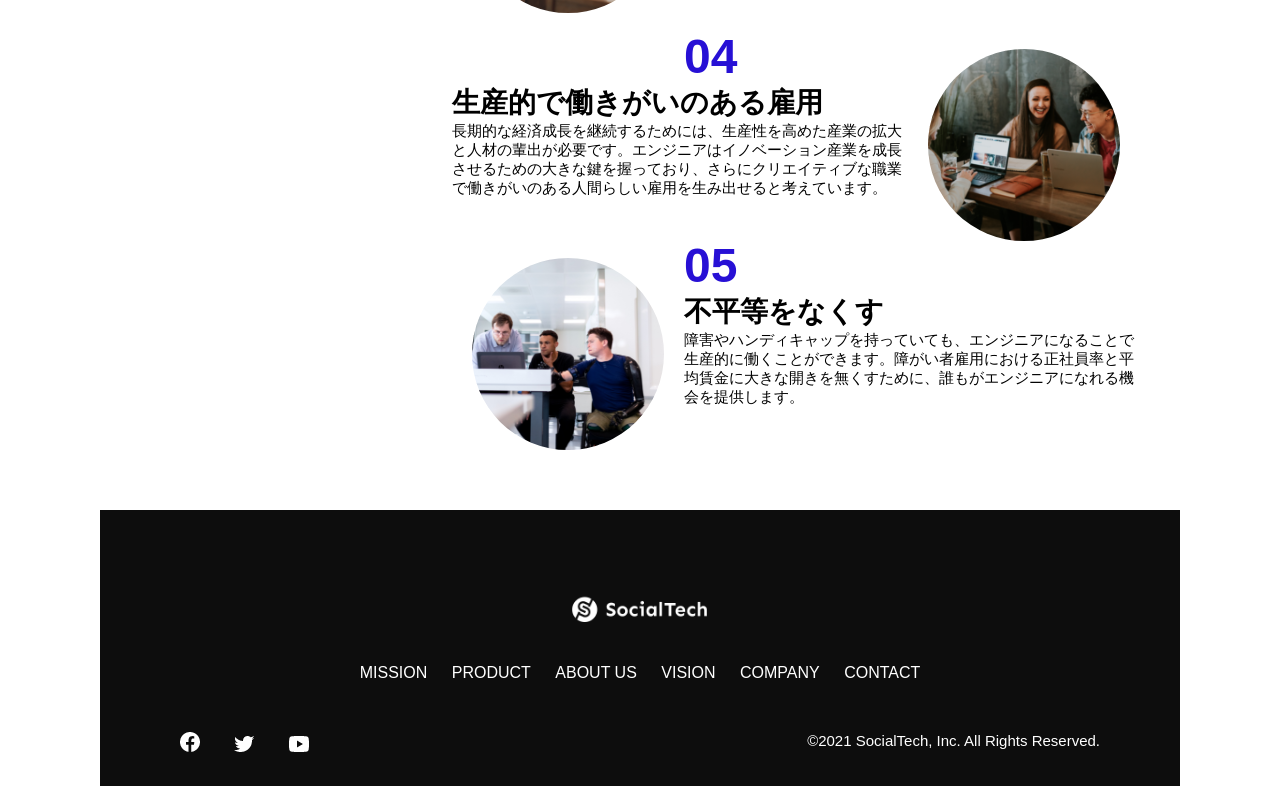
<file: socialtech/mission.html>
<!DOCTYPE html>
<html>
  <head>
    <title>SocialTech - MISSION ミッション -</title>
    <meta charset="utf-8">
    <meta name="description" content="SocialTechが目指す5つの目標（S2DGs）を紹介します">
    <meta name="viewport" content="width=device-width, initial-scale=1.0">
    <link rel="stylesheet" href="style.css">
  </head>

  <body>
    <!-- ヘッダー -->
    <header>
      <!-- ロゴ -->
      <a href="index.html" id="logo">
        <img src="images/logo.png" alt="トップページに戻る">
      </a>

      <!-- PC用ナビゲーション -->
      <nav id="nav-pc">
        <ul>
          <li><a href="mission.html">MISSION</a></li>
          <li><a href="product.html">PRODUCT</a></li>
          <li><a href="index.html#aboutus">ABOUT US</a></li>
          <li><a href="index.html#vision">VISION</a></li>
          <li><a href="index.html#company">COMPANY</a></li>
          <li><a href="index.html#contact">CONTACT</a></li>
        </ul>
      </nav>

      <!-- スマホ用メニューボタン -->
      <button id="menu-sp" onclick="document.getElementById('nav-sp').style.display = 'block'">
        <img src="images/button-menu.png" alt="ナビゲーションを開く">
      </button>

      <!-- スマホ用ナビゲーション -->
      <div id="nav-sp">
        <button id="close" onclick="document.getElementById('nav-sp').style.display = 'none'">
          <img src="images/button-close.png" alt="ナビゲーションを閉じる">
        </button>

        <nav>
          <ul>
            <li>
              <a id="logo-sp" href="index.html" onclick="document.getElementById('nav-sp').style.display = 'none'"><img src="images/logo-sp.png" alt="トップページに戻る"></a>
            </li>
            <li><a class="menu" href="mission.html" onclick="document.getElementById('nav-sp').style.display = 'none'">MISSION</a></li>
            <li><a class="menu" href="product.html" onclick="document.getElementById('nav-sp').style.display = 'none'">PRODUCT</a></li>
            <li><a class="menu" href="index.html#aboutus" onclick="document.getElementById('nav-sp').style.display = 'none'">ABOUT US</a></li>
            <li><a class="menu" href="index.html#vision" onclick="document.getElementById('nav-sp').style.display = 'none'">VISION</a></li>
            <li><a class="menu" href="index.html#company" onclick="document.getElementById('nav-sp').style.display = 'none'">COMPANY</a></li>
            <li><a class="menu" href="index.html#contact" onclick="document.getElementById('nav-sp').style.display = 'none'">CONTACT</a></li>
          </ul>
        </nav>
        <div id="sns">
          <a href="https://www.facebook.com/sejuku2013">
            <img src="images/button-facebook.png" alt="Facebookのリンク">
          </a>
          <a href="https://twitter.com/samuraijuku">
            <img src="images/button-twitter.png" alt="Twitterのリンク">
          </a>
          <a href="https://www.youtube.com/channel/UCCFOQO5aDK0xXam4cUQXT8g">
            <img src="images/button-youtube.png" alt="YouTubeのリンク">
          </a>
        </div>
      </div>
    </header>

    <main>
      <article>


        <section id="mission-main">
          <div class="mission-main-inner">
            <div id="mission-title">
              <h1>MISSION<br><span>ミッション</span></h1>
              <p>TOP > MISSION</p>
            </div>
          </div>
        </section>


        <section id="mission-s2dgs">
            <h2 class="mission-h2">S2DGsの実現</h2>
            <p>国連の掲げる大中小169個の目標「SDGs」のうち、以下の5つの大目標の実現をミッションとします。</p>
            <img src="images/mission/mission-s2dgs.png" alt="S2DGs">
          </section>


        <section id="mission-five-goals">
          <div class="five-goals-image">
            <img src="images/mission/mission-5goals.png" alt="5Goals">
          </div>


          <div class="five-goals-read">
            <div>
              <img class="fivegoals-image-left" src="images/mission/mission-5goals01.png" alt="PCを操作する女の子">
              <span class="fivegoals-number">01</span>
              <h3 class="fivegoals-h3">貧困をなくそう</h3>
              <p class="fivegoals-p">平均年収の高いエンジニアになることを支援し、相対的貧困を抜け出す社会人を増やしていきます。さらに、技能取得や職業訓練の機会を得られない貧困家庭の子供にもIT教育を提供し「貧困の連鎖」を食い止めることを目指します。</p>
            </div>
            <div>
              <img class="fivegoals-image-right" src="images/mission/mission-5goals02.png" alt="PCを見つめる小さい女の子">
              <span class="fivegoals-number">02</span>
              <h3 class="fivegoals-h3">質の高い教育をみんなに</h3>
              <p class="fivegoals-p">手頃な価格で質の高い技術・職業教育の提供を行い、誰もがエンジニアになれるための教育プラットフォームを目指します。子供向けSTEAM教育を提供し、グローバル社会やAI時代に適応して世界で通用する価値の高い人材を育成します。</p>
            </div>
            <div>
              <img class="fivegoals-image-left" src="images/mission/mission-5goals03.png" alt="PCを操作する女性">
              <span class="fivegoals-number">03</span>
              <h3 class="fivegoals-h3">ジェンダー平等の実現</h3>
              <p class="fivegoals-p">女性エンジニアを輩出することは、ジェンダーギャップ指数の経済、教育分野に影響を与えると考えています。女性エンジニアを増やすことで、ライフイベントが多い女性の社会進出を促す機会の創出やシングルマザーの貧困解消をし、男女格差の無い、健全な社会を目指します。</p>
            </div>
            <div>
              <img class="fivegoals-image-right" src="images/mission/mission-5goals04.png" alt="笑顔で話し合う3人の男女">
              <span class="fivegoals-number">04</span>
              <h3 class="fivegoals-h3">生産的で働きがいのある雇用</h3>
              <p class="fivegoals-p">長期的な経済成長を継続するためには、生産性を高めた産業の拡大と人材の輩出が必要です。エンジニアはイノベーション産業を成長させるための大きな鍵を握っており、さらにクリエイティブな職業で働きがいのある人間らしい雇用を生み出せると考えています。</p>
            </div>
            <div>
              <img class="fivegoals-image-left" src="images/mission/mission-5goals05.png" alt="障害を持つ男性が生き生きと働く様子">
              <span class="fivegoals-number">05</span>
              <h3 class="fivegoals-h3">不平等をなくす</h3>
              <p class="fivegoals-p">障害やハンディキャップを持っていても、エンジニアになることで生産的に働くことができます。障がい者雇用における正社員率と平均賃金に大きな開きを無くすために、誰もがエンジニアになれる機会を提供します。</p>
            </div>
          </div>
        </section>






      </article>
    </main>

    <footer>
      <div id="footer-logo">
        <img src="images/logo-sp.png" alt="SocialTech">
      </div>
      <div id="footer-link">
        <a href="mission.html">MISSION</a>
        <a href="product.html">PRODUCT</a>
        <a href="index.html#aboutus">ABOUT US</a>
        <a href="index.html#vision">VISION</a>
        <a href="index.html#company">COMPANY</a>
        <a href="index.html#contact">CONTACT</a>
      </div>
      <div id="sns-footer">
        <div class="sns-btns">
          <a href="https://www.facebook.com/sejuku2013"><img src="images/button-facebook.png" alt="Facebookのリンク"></a>
          <a href="https://twitter.com/samuraijuku"><img src="images/button-twitter.png" alt="Twitterのリンク"></a>
          <a href="https://www.youtube.com/channel/UCCFOQO5aDK0xXam4cUQXT8g"><img src="images/button-youtube.png" alt="YouTubeのリンク"></a>
        </div>
        <p id="copyright">&copy;2021 SocialTech, Inc. All Rights Reserved.</p>
      </div>
    </footer>

  </body>
</html>
</file>
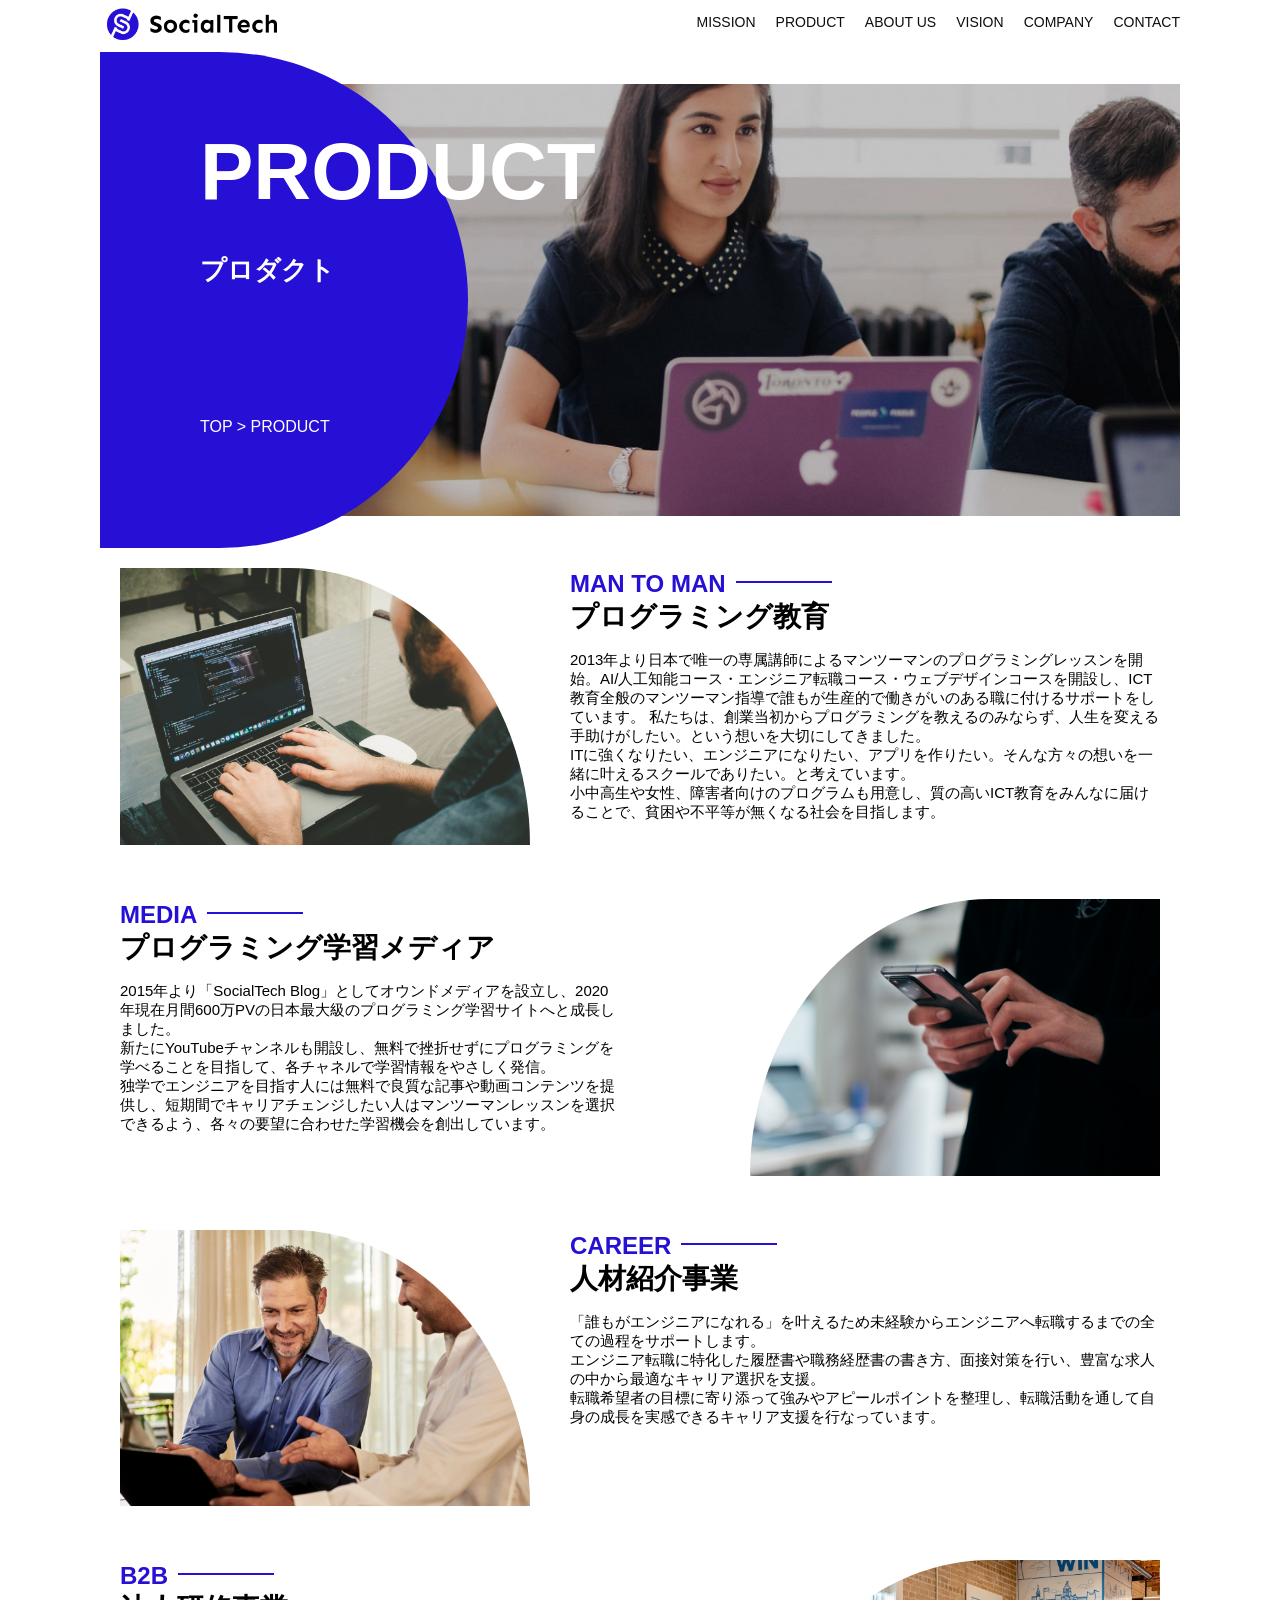
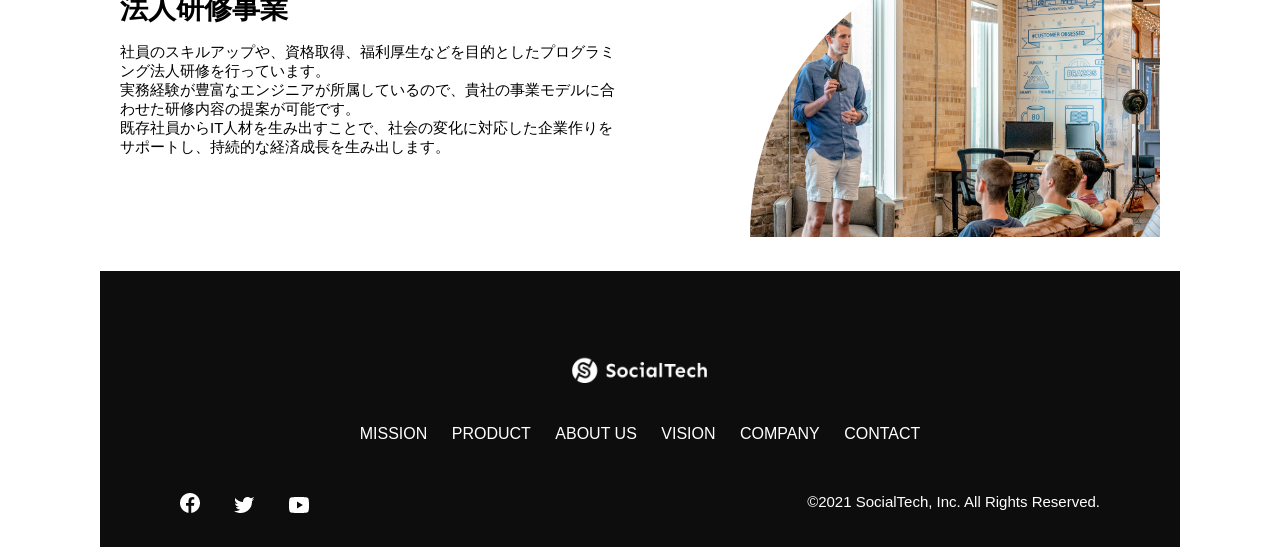
<file: socialtech/product.html>
<!DOCTYPE html>
<html>


  <head>
    <title>SocialTech -PRODUCT プロダクト-</title>
    <meta charset="utf-8">
    <meta name="description" content="SocialTechの4つのプロダクトを紹介します">
    <meta name="viewport" content="width=device-width, initial-scale=1.0">
    <link rel="stylesheet" href="style.css">
  </head>





  <body>
    <!-- ヘッダー -->
    <header>
      <!-- ロゴ -->
      <a href="index.html" id="logo">
        <img src="images/logo.png" alt="トップページに戻る">
      </a>

      <!-- PC用ナビゲーション -->
      <nav id="nav-pc">
        <ul>
          <li><a href="mission.html">MISSION</a></li>
          <li><a href="product.html">PRODUCT</a></li>
          <li><a href="index.html#aboutus">ABOUT US</a></li>
          <li><a href="index.html#vision">VISION</a></li>
          <li><a href="index.html#company">COMPANY</a></li>
          <li><a href="index.html#contact">CONTACT</a></li>
        </ul>
      </nav>

      <!-- スマホ用メニューボタン -->
      <button id="menu-sp" onclick="document.getElementById('nav-sp').style.display = 'block'">
        <img src="images/button-menu.png" alt="ナビゲーションを開く">
      </button>

      <!-- スマホ用ナビゲーション -->
      <div id="nav-sp">
        <button id="close" onclick="document.getElementById('nav-sp').style.display = 'none'">
          <img src="images/button-close.png" alt="ナビゲーションを閉じる">
        </button>

        <nav>
          <ul>
            <li>
              <a id="logo-sp" href="index.html" onclick="document.getElementById('nav-sp').style.display = 'none'"><img src="images/logo-sp.png" alt="トップページに戻る"></a>
            </li>
            <li><a class="menu" href="mission.html" onclick="document.getElementById('nav-sp').style.display = 'none'">MISSION</a></li>
            <li><a class="menu" href="product.html" onclick="document.getElementById('nav-sp').style.display = 'none'">PRODUCT</a></li>
            <li><a class="menu" href="index.html#aboutus" onclick="document.getElementById('nav-sp').style.display = 'none'">ABOUT US</a></li>
            <li><a class="menu" href="index.html#vision" onclick="document.getElementById('nav-sp').style.display = 'none'">VISION</a></li>
            <li><a class="menu" href="index.html#company" onclick="document.getElementById('nav-sp').style.display = 'none'">COMPANY</a></li>
            <li><a class="menu" href="index.html#contact" onclick="document.getElementById('nav-sp').style.display = 'none'">CONTACT</a></li>
          </ul>
        </nav>
        <div id="sns">
          <a href="https://www.facebook.com/sejuku2013">
            <img src="images/button-facebook.png" alt="Facebookのリンク">
          </a>
          <a href="https://twitter.com/samuraijuku">
            <img src="images/button-twitter.png" alt="Twitterのリンク">
          </a>
          <a href="https://www.youtube.com/channel/UCCFOQO5aDK0xXam4cUQXT8g">
            <img src="images/button-youtube.png" alt="YouTubeのリンク">
          </a>
        </div>
      </div>
    </header>

    <main>
      <article>

        <section id="product-main">
          <div class="product-main-inner">
            <div id="product-title">
              <h1>PRODUCT<br><span>プロダクト</span></h1>
              <p>TOP > PRODUCT</p>
            </div>
          </div>
        </section>


        <section class="product-section product-section-left">
          <div class="product-section-img">
            <img src="images/product/product-mantoman.png" alt="PCでコードを書く男性">
          </div>
          <div class="product-read">
            <h2 class="product-h2">MAN TO MAN</h2>
            <h3 class="product-h3">プログラミング教育</h3>
            <p>
              2013年より日本で唯一の専属講師によるマンツーマンのプログラミングレッスンを開始。AI/人工知能コース・エンジニア転職コース・ウェブデザインコースを開設し、ICT教育全般のマンツーマン指導で誰もが生産的で働きがいのある職に付けるサポートをしています。 私たちは、創業当初からプログラミングを教えるのみならず、人生を変える手助けがしたい。という想いを大切にしてきました。<br>ITに強くなりたい、エンジニアになりたい、アプリを作りたい。そんな方々の想いを一緒に叶えるスクールでありたい。と考えています。<br>小中高生や女性、障害者向けのプログラムも用意し、質の高いICT教育をみんなに届けることで、貧困や不平等が無くなる社会を目指します。
            </p>
          </div>
        </section>

        <section class="product-section product-section-right">
          <div class="product-read">
            <h2 class="product-h2">MEDIA</h2>
            <h3 class="product-h3">プログラミング学習メディア</h3>
            <p>2015年より「SocialTech Blog」としてオウンドメディアを設立し、2020年現在月間600万PVの日本最大級のプログラミング学習サイトへと成長しました。<br>新たにYouTubeチャンネルも開設し、無料で挫折せずにプログラミングを学べることを目指して、各チャネルで学習情報をやさしく発信。<br>独学でエンジニアを目指す人には無料で良質な記事や動画コンテンツを提供し、短期間でキャリアチェンジしたい人はマンツーマンレッスンを選択できるよう、各々の要望に合わせた学習機会を創出しています。</p>
          </div>
          <div class="product-section-img">
            <img src="images/product/product-media.png" alt="スマートフォンを操作する人">
          </div>
        </section>

        <section class="product-section product-section-left">
          <div class="product-section-img">
            <img src="images/product/product-career.png" alt="笑顔で話し合う2人の男性">
          </div>
          <div class="product-read">
            <h2 class="product-h2">CAREER</h2>
            <h3 class="product-h3">人材紹介事業</h3>
            <p>「誰もがエンジニアになれる」を叶えるため未経験からエンジニアへ転職するまでの全ての過程をサポートします。<br>エンジニア転職に特化した履歴書や職務経歴書の書き方、面接対策を行い、豊富な求人の中から最適なキャリア選択を支援。<br>転職希望者の目標に寄り添って強みやアピールポイントを整理し、転職活動を通して自身の成長を実感できるキャリア支援を行なっています。<br></p>
          </div>
        </section>

        <section class="product-section product-section-right">
          <div class="product-read">
            <h2 class="product-h2">B2B</h2>
            <h3 class="product-h3">法人研修事業</h3>
            <p>社員のスキルアップや、資格取得、福利厚生などを目的としたプログラミング法人研修を行っています。<br>実務経験が豊富なエンジニアが所属しているので、貴社の事業モデルに合わせた研修内容の提案が可能です。<br>既存社員からIT人材を生み出すことで、社会の変化に対応した企業作りをサポートし、持続的な経済成長を生み出します。</p>
          </div>
          <div class="product-section-img">
            <img src="images/product/product-b2b.png" alt="講演中の男性とそれを聴く人々">
          </div>
        </section>




      </article>
    </main>

    <footer>
      <div id="footer-logo">
        <img src="images/logo-sp.png" alt="SocialTech">
      </div>
      <div id="footer-link">
        <a href="mission.html">MISSION</a>
        <a href="product.html">PRODUCT</a>
        <a href="index.html#aboutus">ABOUT US</a>
        <a href="index.html#vision">VISION</a>
        <a href="index.html#company">COMPANY</a>
        <a href="index.html#contact">CONTACT</a>
      </div>
      <div id="sns-footer">
        <div class="sns-btns">
          <a href="https://www.facebook.com/sejuku2013"><img src="images/button-facebook.png" alt="Facebookのリンク"></a>
          <a href="https://twitter.com/samuraijuku"><img src="images/button-twitter.png" alt="Twitterのリンク"></a>
          <a href="https://www.youtube.com/channel/UCCFOQO5aDK0xXam4cUQXT8g"><img src="images/button-youtube.png" alt="YouTubeのリンク"></a>
        </div>
        <p id="copyright">&copy;2021 SocialTech, Inc. All Rights Reserved.</p>
      </div>
    </footer>
    
  </body>
</html>
</file>
<file: kadai_013/style.css>
/* PC、スマホ共通スタイル */
body {
  font-family: "Source Sans Pro", "Hiragino Kaku Gothic ProN", Meiryo, Arial,
    sans-serif;
}

p {
  font-size: 15px;
}

#main-visual>img {
  width: 100%;
}

/*================
PC用のスタイル 
=================*/
@media screen and (min-width: 768px) {
  /* 横幅設定 */
  body {
    max-width: 1080px;
    min-width: 960px;
    margin: 0 auto 0 auto;
  }

  /* ヘッダー */
  header {
    display: flex;
    justify-content: space-between;
  }

  /* ナビゲーションのレイアウト */
  #nav-pc {
    text-align: right;
    font-size: 14px;
    padding-top: 15px;
  }

  /* ナビゲーションのリンクの装飾設定 */
  #nav-pc>a {
    text-decoration: none;
    margin-left: 20px;
  }

  #nav-pc>a:link {
    color: #0d0d0d;
  }

  #nav-pc>a:visited {
    color: #0d0d0d;
  }

  #nav-pc>a:hover {
    color: #0d0d0d;
    text-decoration: underline;
  }

  #nav-pc>a:active {
    color: #0d0d0d;
  }

#menu-sp {
    display: none;
  }
  #nav-sp {
    display: none;
  }

}


/*====================
  スマートフォン(767px以下)
=====================*/
@media screen and (max-width: 767px) {
  body {
    min-width: 375px;
    margin: 0;
  }

  /* PC用ナビゲーション非表示 */
  #nav-pc { display: none; }

  /* ハンバーガーメニューボタン */
  #menu-sp {
    float: right;
    padding: 0;
  }

  /* スマホ用ナビゲーションの背景と位置 */
  #nav-sp {
    background-color: #ce933e;
    position: absolute;
    left: 0;
    top: 0;
    height: 100%;
    width: 100%;
    display: none; /* 最初は隠しておく */
    z-index: 100;
  }

  #nav-sp ul { padding-left: 0; }
  #nav-sp li { list-style: none; }

  /* ×ボタン */
  #close {
    position: absolute;
    top: 20px;
    right: 20px;
  }

  /* ナビゲーションメニュー用ロゴ */
  #logo-sp { margin: 80px 0 30px 20px; }

  /* リンクの基本設定 */
  #nav-sp a { display: block; }
  #nav-sp a:link { color: #ffffff; }
  #nav-sp a:visited { color: #ffffff; }
  #nav-sp a:hover {
    color: #ffffff;
    text-decoration: underline;
  }
  #nav-sp a:active { color: #ffffff; }

  /* メニュー項目（矢印画像など） */
  #nav-sp .menu {
    text-decoration: none;
    display: block;
    margin: 0 20px;
    height: 44px;
    font-size: 16px;
    background-image: url("images/arrow.png");
    background-repeat: no-repeat;
    background-position: right top;
  }
}
</file>
<file: socialtech/style.css>
/* PC、スマホ共通スタイル */
* {
  box-sizing: border-box;
}

p {
  font-size: 15px;
}



/* PC、スマホ共通スタイル */
body {
    max-width: 1080px;
    margin: 0 auto 0 auto;
    font-family: "Source Sans Pro", "Hiragino Kaku Gothic ProN", Meiryo, Arial, sans-serif;
  }

 /* ヘッダー */
  header {
    display: flex;
    justify-content: space-between;
  }

  /* ナビゲーションのレイアウト */
  #nav-pc {
    font-size: 14px;
  }

  #nav-pc ul {
    display: flex;
    padding-left: 0;
  }

  #nav-pc li {
    list-style: none;
  }

 /* ナビゲーションのリンクの装飾設定 */
  #nav-pc a {
    text-decoration: none;
    margin-left: 20px;
    color: #0d0d0d;
  }
  #nav-pc a:hover {
    text-decoration: underline;
  }

  /* スマホ用ナビを非表示 */
  #nav-sp,
  #menu-sp {
    display: none;
  }




  /* メインビジュアル*/
  #main-visual {
    position: relative;
    height: 400px;
  }
#main-message {
  position: absolute;
  top: 0;
  left: 0;
  background-color: #2710d5;
  color: #ffffff;
  border-radius: 0 0 476px 0; /* 右下だけ丸くする */
  max-width: 620px;
  width: 100%;
  height: 100%;
  z-index: 11; /* 写真(10)より上にする */
  }
  #main-message > h1 {
    font-size: 60px;
    margin: 100px 0 0 50px;
  }
  #main-message > p { 
    font-size: 28px;
    margin: 0 0 0 50px;
  }

#main-visual > img {
  max-width: 620px;
   border-radius: 476px 0 0 0; /* 左上だけ丸く削る！ */
    position: absolute;
    top: 0;
   right: 0; /* 右上にピッタリ貼り付ける */
   z-index: 10; /* 青い箱(11)より数字が小さいので、下側に潜り込む */
  }
  #main-visual > img {
    max-width: 620px;
    border-radius: 476px 0 0 0;
    position: absolute;
    top: 0;
    right: 0;
    z-index: 10;
  }

/*見出し*/
h2 {
  margin: 40px 0 0 0;
}

h2::after {
  content: url("images/line.png");
  margin-left: 10px;
}

h3 {
  font-size: 27px;
}

/* ミッション */
#mission {
  margin: 80px auto 80px auto;
}

#mission-flex {
  display: flex;
}

  #mission-flex > div {
    width: 50%;
    margin: 20px;
  }

  #mission-photo {
    width: 100%;
  }

  #s2dgs {
    margin-top: 50px;
    width: 100%;
  }

/* 外枠（親要素） */
#product .product-flex {
  display: flex; /* ← これが横に並ぶプロパティです*/
  margin-top: 40px;
}

#product-left {
  width: 50%; /* 半分の幅にする */
  margin-right: 20px;
}

#product-right {
  width: 50%; /* 半分の幅にする */
  margin-left: 20px;
  margin-top: 80px; /* ← これが「あえてズラす」オシャレのプロパティ！ */
}

 /* 画像＋説明の枠 */
  #product-left > div {
  position: relative;
  height: 480px;
  margin-right: 20px;
  }
  #product-right > div {
  position: relative;
  height: 480px;
  margin-left: 20px;
  }
 /* 画像 */
  .product-photo {
  width: 100%;
  }
 /* 説明文の枠 */
  .product-explain {
    background-color: #ffffff;
    position: absolute;
    left: 0;
    bottom: 50px;
    margin: 0 40px 0 40px;
    padding: 20px;
    box-shadow: 5px 5px 10px rgba(0, 0, 0, 0.05);
  }

 /* 説明文の英語 */
  .product-explain > span {
  color: #2710d5;
  font-weight: bold;
  font-size: 16px;
  margin: 0;
  }

 /* 説明文の見出し */
  .product-explain > h3 {
  margin: 5px 0 5px 0;
  }

 /* 説明文 */
  .product-explain > p {
  font-size: 14px;
  margin: 0;
  }

 /* もっと見るボタン */
  #product-more {
  text-align: center;
  }

  #product-more a {
  position: relative;
  bottom: -42px;
  }

 /* ABOUT US */
  #aboutus {
    margin: 80px auto 80px auto;
  }

 /* 3つの組織文化と画像を入れる枠 */
  #aboutus > div {
    display: flex;
  }

 /* 画像 */
  .culture-img {
    width: 50%;
    align-self: flex-start;
  }

  .culture-img2 {
    margin-top: 50px;
    width: 100%;
  }

 /* 番号 */
  .culture-num {
    font-size: 80px;
    color: #2710d5;
    padding: 0 20px 0 0;
  }

 /* 見出し */
  .culture-table th {
    text-align: left;
    font-size: 28px;
    font-weight: bold;
  }

 /* 組織文化英語 */
  .culture-en {
    color: #2710d5;
    font-size: 24px;
  }

 /* 説明文 */
  .culture-description {
    margin: 0;
  }

 /* ビジョン */
  #vision {
    margin: 80px auto 80px auto;
  }

  /* セクション内の外枠*/
  #vision > div {
  display: flex;
  justify-content: space-between;
  flex-wrap: wrap;
  }

  /*7つの行動指針の枠*/
  .vision-box {
  width: 300px;
  height: 300px;
  margin-bottom: 30px;
  position: relative;
  }

  .vision-box > img {
  width: 100%;
  position: relative;
  z-index: 30;
  }

  .vision-box > div {
  position: absolute;
  top: 0;
  left: 0;
  z-index: 31;
  margin-right: 20px;
}

  .vision-box > div > h4 {
  color: #2710d5;
  font-size: 19px;
  margin: 80px 0 0 0;
  }

  .vision-box > div > h4::first-letter {
  font-size: 40px;
  }

.vision-box > div > h5 {
  font-size: 20px;
  margin: 0 0 0 0;
  }

  .vision-box > div > p {
  margin: 10px 0 0 0;
  }

 /* 会社概要 */
  #company {
  margin: 80px auto 80px auto;
  }

  #company-table {
  width: 100%;
  }

  .tableheader {
  text-align: left;
  padding: 20px;
  border-bottom-color: #2710d5;
  border-bottom-width: 1px;
  border-bottom-style: solid;
  width: 100px;
  }

  .tableheader-first {
  border-top-color: #2710d5;
  border-top-width: 1px;
  border-top-style: solid;
  }

  .cell {
  padding: 30px;
  border-bottom-color: #ececec;
  border-bottom-width: 1px;
  border-bottom-style: solid;
  }

.cell-first {
  border-top-color: #ececec;
  border-top-width: 1px;
  border-top-style: solid;
  }

  #company > iframe {
  width: 100%;
  height: 368px;
  margin-top: 40px;
  }

   /* お問い合わせ */
  #contact {
  margin: 80px auto 80px auto;
  }

 /* 外枠 */
  #contact > form > div {
  display: flex;
  flex-direction: row;
  flex-wrap: wrap;
  padding-bottom: 30px;
  }

 /* 左列の見出し */
  .contact-heading {
  width: 240px;
  align-self: center;
  }

 /* 見出しのラベル */
  .contact-label {
  font-weight: bold;
}

 /* 必須 */
.contact-span {
  color: #ce2222;
  margin: 0 0 0 20px;
  font-weight: bold;
}

 /* テキストボックス */
  .contact-textbox {
  border-top: 0px;
  border-left: 0px;
  border-right: 0px;
  border-bottom-width: 1px;
  border-bottom-color: #707070;
  border-style: solid;
  background-color: #fafafa;
  width: 400px;
  height: 56px;
  }

  /* お問い合わせ内容のテキストエリア */
  .contact-textarea {
  border-top: 0px;
  border-left: 0px;
  border-right: 0px;
  border-bottom-width: 1px;
  border-bottom-color: #707070;
  background-color: #fafafa;
  width: 400px;
  height: 200px;
}

 /* 個人情報の取り扱い */
  #contact dt {
  font-weight: bold;
  }

  #contact dd {
  margin: 0 0 16px 0;
  }

  #contact dd p {
  margin: 0;
  }

  #contact dd ul {
  padding-left: 0;
  }

  #contact dd li {
  margin-bottom: 0;
  list-style: none;
  }


 /* フッター */
  footer {
  background-color: #0d0d0d;
  text-align: center;
  padding: 80px 80px 30px 80px;
  }

  #footer-logo {
  margin-bottom: 30px;
  }
  #footer-link {
  margin-bottom: 50px;
  }

  #footer-link > a {
  text-decoration: none;
  margin: 10px;
  color: #ffffff;
  }

  #footer-link > a:hover {
  text-decoration: underline;
  }

  #sns-footer {
  display: flex;
  justify-content: space-between;
  }

  #sns-footer a {
  margin-right: 30px;
  }

  #copyright {
  color: #ffffff;
  margin: 0;
  }

/* PC用：スマホメニューを隠す */
@media screen and (min-width: 768px) {
  #menu-sp, #nav-sp {
    display: none;
  }
}

 /* mission.html用スタイル */
 /* ミッションのメインビジュアル */
.mission-main-inner {
  background-image: url("images/mission/mission-main.png");
  background-repeat: no-repeat;
  background-position-y: center;
}

#mission-title {
  background-color: #2710d5;
  width: 368px;
  color: #ffffff;
  height: 496px;
  border-radius: 0 248px 248px 0;
  position: relative;
}

#mission-title h1 {
  position: absolute;
  top: 0;
  left: 100px;
  font-size: 80px;
  line-height: 1;
}

#mission-title h1 span {
  font-size: 26px;
}

#mission-title > p {
  position: absolute;
  top: 350px;
  left: 100px;
  font-size: 16px;
}


 /* ミッションページ　S2DGSの設定 */
#mission-s2dgs {
  padding: 20px;
}

.mission-h2 {
  color: #2710d5;
  font-size: 40px;
}

.mission-h2::after {
  content: none;
}


 /* ミッションページ　5つのゴールの設定 */
#mission-five-goals {
  padding: 20px;
  display: flex;
}

#mission-five-goals .five-goals-image {
  width: 30%;
  padding: 20px;
}

#mission-five-goals .five-goals-image img {
  width: 100%;
}

#mission-five-goals .five-goals-read {
  width: 70%;
  padding: 20px;
}

#mission-five-goals .five-goals-read > div {
  margin-bottom: 40px;
}

.fivegoals-image-right {
  float: right;
  margin: 20px;
}

.fivegoals-image-left {
  float: left;
  margin: 20px;
}

.fivegoals-number {
  color: #2710d5;
  font-size: 48px;
  font-weight: bold;
  margin: 0;
}

.fivegoals-h3 {
  font-size: 28px;
  margin: 0;
}

.fivegoals-p {
  margin: 0;
}


 /* プロダクトページ */
.product-main-inner {
  background-image: url("images/product/product-main.png");
  background-repeat: no-repeat;
  background-position-y: center;
}

#product-title {
  background-color: #2710d5;
  width: 368px;
  color: #ffffff;
  height: 496px;
  border-radius: 0 248px 248px 0;
  position: relative;
}

#product-title h1 {
  position: absolute;
  top: 0;
  left: 100px;
  font-size: 80px;
  line-height: 1;
}

#product-title h1 span {
  font-size: 26px;
}

#product-title > p {
  position: absolute;
  top: 350px;
  left: 100px;
  font-size: 16px;
}

 /* セクション */
.product-section {
  display: flex;
  padding: 20px 20px 0;
}

.product-section .product-section-img {
  width: 450px;
}

/* 左が画像のセクション*/
.product-section-left .product-section-img img {
  width: 100%;
  padding: 0 40px 30px 0;
  border-radius: 0 432px 0 0;
}

.product-section-left .product-read {
  width: 50%;
  flex-grow: 1;
}

.product-section-left .product-read p {
  margin-bottom: 0;
}

/* 右が画像のセクション*/
.product-section-right {
  justify-content: space-between;
}

.product-section-right .product-section-img img {
  width: 100%;
  padding: 0 0 30px 40px;
  border-radius: 432px 0 0 0;
}

.product-section-right .product-read {
  width: 500px;
}

.product-h2 {
  color: #2710d5;
  font-size: 24px;
  margin: 0;
}

.product-h3 {
  font-size: 28px;
  margin: 0;
}
















/*====================
  スマートフォン用のスタイル (767px以下)
=====================*/
@media screen and (max-width: 767px) {
  /* ① PC用ナビゲーションを隠す */
  #nav-pc {
    display: none;
  }

  /* ② ハンバーガーメニューを表示 */
  #menu-sp {
    display: block; /* スマホでは表示する */
    background-color: transparent;
    float: right;
    padding: 0;
    border: none;
  }

  /* ③ スマホ用ナビゲーション（中身） */
  #nav-sp {
    background-color: #2710d5;
    position: fixed;
    left: 0;
    top: 0;
    height: 100%;
    width: 100%;
    display: none; /* JSで開くまでは隠しておく */
    z-index: 100;
  }

  /* ×ボタン */
  #close {
    position: absolute;
    top: 20px;
    right: 20px;
    background-color: transparent;
    border: none;
  }

  #nav-sp nav ul {
    padding-left: 0;
  }

  #nav-sp nav li {
    list-style: none;
  }

  /* ナビゲーションメニュー用ロゴ */
  #logo-sp {
    margin: 80px 0 30px 20px;
  }

  /* ナビゲーションのリンク */
  #nav-sp nav a {
    display: block;
    color: #ffffff;
    text-decoration: none;
  }

  #nav-sp nav a:hover {
    text-decoration: underline;
  }

  #nav-sp .menu {
    margin: 0 20px;
    height: 44px;
    font-size: 16px;
    background-image: url("images/arrow.png");
    background-repeat: no-repeat;
    background-position: right top;
  }


  #sns {
    position: absolute;
    bottom: 20px;
    left: 20px;
  }


  #sns > a {
    margin-right: 30px;
  }


 /* メインビジュアル */
  #main-visual {
    position: relative;
    height: 470px;
  }

  #main-visual > div {
    text-align: center;
    height: 280px;
  }

  #main-visual h1 {
    font-size: 28px;
    margin: 90px 0 0 0;
  }

  #main-visual > div > p {
    margin: 0;
    font-size: 15px;
  }

  #main-visual > img {
    width: 100%;
    border-radius: 476px 0 0 0;
    top: auto;
    bottom: 0;
  }


  /*見出し*/
  h2 {
    margin: 15px 0 15px 0;
  }

  h3 {
    font-size: 24px;
    margin: 10px 0 0 0;
  }


  /* ミッション */
  #mission {
    margin: 20px 0 20px 0;
    padding: 0 20px 0 20px;
  }

  #mission-flex {
    flex-direction: column;
  }

  #mission-flex > div {
  width: 100%;
  margin: 0;
}


  /* プロダクト */
    #product {
      margin: 0;
      padding: 10px 20px 0 20px;
    }
  
    /* 外枠 */
    #product .product-flex {
      flex-direction: column;
      margin-top: 0;
    }
  
    /* 左右のカラム　スマホでは縦並び */
    #product-left,
    #product-right {
      width: 100%;
      margin: 0;
    }


  /*  画像＋説明の枠 */
  #product-left > div,
  #product-right > div {
    height: auto;
    margin: 0;
  }

   /* 説明文の枠 */
  .product-explain {
    position: relative;
    margin: 0;
  }

  .product-explain > h3 {
    margin: 10px 0 10px 0;
    font-size: 24px;
  }

  /* もっと見るボタン */
    #product-more {
      text-align: left;
    }

   /* ABOUT US */
  #aboutus {
    margin: 80px 20px 80px 20px;
  }

  #aboutus > div {
    flex-direction: column;
  }

  .culture-table th {
    font-size: 16px;
  }

  .culture-table {
    margin-right: 0;
    padding-right: 20px;
    order: 2;
  }

  .culture-img {
    width: 100%;
    order: 1;
  }

  .culture-img2 {
    margin-top: 0;
  }

  .culture-num {
    padding: 0;
  }

  .culture-description {
    margin: 0;
  }


   /* ビジョン */
  #vision {
    margin: 80px 20px 80px 20px;
  }

  .vision-box > img {
    position: absolute;
    top: 0;
    left: 0;
  }

  .vision-box > div > h4 {
    margin: 60px 0 0 0;
  }  


  /*会社概要*/
  #company {
    margin: 0 20px 0 20px;
  }

  #company > h3 {
    margin-bottom: 20px;
  }

  .tableheader {
    width: 50px;
  }

  .cell {
    padding: 20px;
  }

  #company > iframe {
    height: 240px;
  }



  /* お問い合わせ */
  #contact {
    margin: 80px 20px 80px 20px;
  }

  #contact > h3 {
    margin-bottom: 20px;
  }

  #contact > form > div {
    flex-direction: column;
    margin-bottom: 20px;
  }

  .contact-heading {
    align-self: auto;
    margin-bottom: 20px;
  }

  .contact-textbox {
    min-width: 300px;
    width: 100%;
  }

  .contact-textarea {
    height: 150px;
    width: 100%;
  }

  .radiobutton {
    margin-bottom: 20px;
  }


  /* フッター */
  footer {
    padding: 30px 20px 50px 20px;
    text-align: left;
  }

  #footer-link > a {
    margin: 0 20px 30px 0;
    display: block;
    background-image: url("images/arrow.png");
    background-repeat: no-repeat;
    background-position: right top;
  }

  #footer-link > a:hover {
    text-decoration: underline;
  }

  #sns-footer {
    flex-direction: column;
    justify-content: flex-start;
  }

  #copyright {
    font-size: 12px;
    margin-top: 30px;
  }



  /* mission.html用スタイル */
   /* ミッションのメインビジュアル */
  #mission-main {
    height: 256px;
    margin-top: 4%;
    position: relative;
  }

  .mission-main-inner {
    height: 80%;
    background-size: cover;
  }

  #mission-title {
    width: 136px;
    height: 256px;
    position: absolute;
    top: -10%;
  }

  #mission-title h1 {
    left: 20px;
    font-size: 40px;
  }

  #mission-title h1 span {
    font-size: 18px;
  }

  #mission-title > p {
    top: 180px;
    left: 20px;
    font-size: 13px;
  }

  /* ミッションページ　S2DGSの設定 */
    .mission-h2 {
      font-size: 38px;
      margin: 0px;
    }
  
    .mission-h2::after {
      content: none;
    }
  
    #mission-s2dgs > img {
      width: 100%;
    }


  /* ミッションページ　5つのゴールの設定 */
  #mission-five-goals {
    flex-direction: column;
  }

  #mission-five-goals > div {
    padding: 0;
  }

  #mission-five-goals .five-goals-image,
  #mission-five-goals .five-goals-read {
    width: 100%;
    padding: 0;
  }

  #mission-five-goals .five-goals-read > div {
    display: flex;
    flex-direction: column;
  }

  .fivegoals-image-right,
  .fivegoals-image-left {
    align-self: center;
  }

   /* プロダクトページ */
  #product-main {
    height: 256px;
    margin-top: 4%;
    position: relative;
  }

  .product-main-inner {
    height: 80%;
    background-size: cover;
  }

  #product-title {
    width: 136px;
    height: 256px;
    position: absolute;
    top: -10%;
  }
  
  #product-title h1 {
    left: 20px;
    font-size: 40px;
  }

  #product-title h1 span {
    font-size: 18px;
  }

  #product-title > p {
    top: 180px;
    left: 20px;
    font-size: 13px;
  }

   /* セクション */
  .product-section {
    flex-direction: column;
  }

  .product-section .product-section-img {
    width: 100%;
  }
  
  .product-section .product-section-img img {
    width: 100%;
    padding: 0;
  }

/* 左が画像のセクション*/
  .product-section-left .product-section-img img {
    border-radius: 0 300px 0 0;
  }

  .product-section-left .product-read {
    width: 100%;
    flex-grow: 1;
  }

  /* 右が画像のセクション*/
  .product-section-right .product-section-img img {
    order: 1;
    border-radius: 300px 0 0 0;
  }

  .product-section-right .product-read {
    order: 2;
    width: 100%;
  }








} /* ← ここがスマホ用設定の「終わりのカッコ」！ */
</file>
<file: 宿題3/style.css>
/* ==========================================================
1. 基本のお掃除
========================================================== */
* {
  box-sizing: border-box;
  margin: 0;
  padding: 0;
}

body {
  font-family: sans-serif;
}

/* ==========================================================
2. 駅の窓と、長い電車のレイアウト
========================================================== */
/* 1. 駅の窓（写真1枚分のサイズ） */
.slider-window {
  width: 100%;
  height: 500px;       /* 高さを500pxに固定して潰れないように確保 */
  position: relative;
  overflow: hidden;    /* ★重要：窓からはみ出た2枚目・3枚目・ニセモノを隠す！ */
}

/* 2. 長い電車（4枚の写真を横に並べる） */
.slider-stage {
  display: flex;       /* 4枚の写真を横並び（電車状態）にする */
  width: 400%;         /* 100% × 4枚分で、横幅4倍のめちゃくちゃ長い電車にする */
  height: 100%;
  /* transition（動くスピード）はJS側で「0.5秒」と「0秒」を切り替えるのでここでは書きません */
}

/* 各車両（写真）の共通ルール */
.slide {
  width: 25%;          /* 400%に広がった電車のうち、1枚が正確に「4分の1（窓1枚分）」になる設定 */
  height: 100%;
  background-size: cover;     /* 写真の縦横比を保ったままピッタリ敷き詰める */
  background-position: center;/* 写真の真ん中を表示する */
  background-repeat: no-repeat;
  
  display: flex;
  justify-content: center;
  align-items: center;
  position: relative;
}

/* 写真の上にうすい黒い膜をはる（白い文字を見やすくするためのサングラス効果） */
.slide::before {
  content: "";
  position: absolute;
  top: 0; left: 0; width: 100%; height: 100%;
  background-color: rgba(0, 0, 0, 0.3); /* 30%の黒い透明な膜 */
}

/* ==========================================================
3. 3枚の写真背景（自分のフォルダの写真）
========================================================== */
.slide1 { background-image: url('mv1.jpg'); }
.slide2 { background-image: url('mv2.jpg'); }
.slide3 { background-image: url('mv3.jpg'); }

/* ==========================================================
4. 文字のデザイン
========================================================== */
.content {
  position: relative;
  z-index: 10;
  color: #ffffff;
  text-align: center;
  font-size: 28px;
  font-weight: bold;
  text-shadow: 0 2px 10px rgba(0,0,0,0.5); /* 文字の後ろに影をつけてさらにクッキリ */
}

/* ==========================================================
5. 左右のボタンのデザイン（ヤマト風の黒い半透明の丸）
========================================================== */
.arrow-btn {
  position: absolute;
  top: 50%;
  transform: translateY(-50%);
  background-color: rgba(0, 0, 0, 0.6); /* ヤマトさんと同じ黒い半透明 */
  color: #ffffff;                       /* 矢印の色は白 */
  border: none;
  width: 50px;
  height: 50px;
  border-radius: 50%;
  cursor: pointer;
  font-size: 20px;
  z-index: 100;
  transition: background 0.3s;
}
.arrow-btn:hover { 
  background-color: rgba(0, 0, 0, 0.9); 
}
.prev-btn { left: 20px; }  /* 左ボタンの位置 */
.next-btn { right: 20px; } /* 右ボタンの位置 */
</file>
<file: 宿題4/style.css>
/* ==========================================================
1. 基本のお掃除
========================================================== */
* {
  box-sizing: border-box;
  margin: 0;
  padding: 0;
}

body {
  font-family: 'Hiragino Kaku Gothic ProN', sans-serif;
}

/* ==========================================================
2. メインビジュアル全体のレイアウト（画面いっぱいの高さに）
========================================================== */
.fv-container {
  width: 100%;
  height: 100vh;        /* 画面ピッタリの高さにする */
  position: relative;
  overflow: hidden;     /* 拡大した写真が画面からはみ出さないようにガード */
  background-color: #000; /* 写真が切り替わる背景を黒にしておく */
}

/* 写真を包む透明な箱（すべて同じ場所に重ねる） */
.fv-slide {
  position: absolute;
  top: 0;
  left: 0;
  width: 100%;
  height: 100%;
  opacity: 0;           /* 最初は全員「透明（見えない）」にする */
  transition: opacity 1.5s ease; /* 1.5秒かけてふわっとフェードイン・アウト */
  z-index: 1;
}

/* jQueryで「active」というシール（クラス）を貼られた写真だけが見える */
.fv-slide.active {
  opacity: 1;           /* 不透明（見える状態）にする */
  z-index: 2;           /* 一番上に引っ張り出す */
}

/* 実際の背景写真が入る箱（ここで拡大アニメーションをかける） */
.fv-img {
  width: 100%;
  height: 100%;
  background-size: cover;
  background-position: center;
  background-repeat: no-repeat;
}

/* 「active」シールが貼られた瞬間から、写真をゆっくり拡大し始める設定 */
.fv-slide.active .fv-img {
  animation: zoomAnime 6s linear forwards; /* 6秒かけて、一定の速度で拡大し続ける */
}

/* 🎬 じわ〜っと1.0倍から1.08倍まで大きくするアニメーションの設計図 */
@keyframes zoomAnime {
  0% {
    transform: scale(1);
  }
  100% {
    transform: scale(1.08); /* ほんの少しだけ大きくする */
  }
}

/* ==========================================================
3. 3枚の写真背景
========================================================== */
.img1 { background-image: url('photo1.jpg'); }
.img2 { background-image: url('photo2.jpg'); }
.img3 { background-image: url('photo3.jpg'); }

/* ==========================================================
4. 中央のロゴエリア
========================================================== */
.fv-logo-area {
  position: absolute;
  top: 50%;
  left: 50%;
  transform: translate(-50%, -50%);
  z-index: 10;          /* 写真よりも絶対に前に出す */
  color: #ffffff;
  letter-spacing: 0.2em; /* 文字と文字の間隔を広げてオシャレに */
  font-size: 24px;
  border-top: 1px solid #fff;
  border-bottom: 1px solid #fff;
  padding: 10px 20px;
  text-shadow: 0 0 10px rgba(0,0,0,0.3);
}
</file>
<file: 宿題3/宿題3/style.css>
/* ==========================================================
1. 基本のお掃除
========================================================== */
* {
  box-sizing: border-box;
  margin: 0;
  padding: 0;
}

body {
  font-family: sans-serif;
}

/* ==========================================================
2. 駅の窓と、長い電車のレイアウト
========================================================== */
/* 1. 駅の窓（写真1枚分のサイズ） */
.slider-window {
  width: 100%;
  height: 500px;       /* 高さを500pxに固定して潰れないように確保 */
  position: relative;
  overflow: hidden;    /* ★重要：窓からはみ出た2枚目・3枚目・ニセモノを隠す！ */
}

/* 2. 長い電車（4枚の写真を横に並べる） */
.slider-stage {
  display: flex;       /* 4枚の写真を横並び（電車状態）にする */
  width: 400%;         /* 100% × 4枚分で、横幅4倍のめちゃくちゃ長い電車にする */
  height: 100%;
  /* transition（動くスピード）はJS側で「0.5秒」と「0秒」を切り替えるのでここでは書きません */
}

/* 各車両（写真）の共通ルール */
.slide {
  width: 25%;          /* 400%に広がった電車のうち、1枚が正確に「4分の1（窓1枚分）」になる設定 */
  height: 100%;
  background-size: cover;     /* 写真の縦横比を保ったままピッタリ敷き詰める */
  background-position: center;/* 写真の真ん中を表示する */
  background-repeat: no-repeat;
  
  display: flex;
  justify-content: center;
  align-items: center;
  position: relative;
}

/* 写真の上にうすい黒い膜をはる（白い文字を見やすくするためのサングラス効果） */
.slide::before {
  content: "";
  position: absolute;
  top: 0; left: 0; width: 100%; height: 100%;
  background-color: rgba(0, 0, 0, 0.3); /* 30%の黒い透明な膜 */
}

/* ==========================================================
3. 3枚の写真背景（自分のフォルダの写真）
========================================================== */
.slide1 { background-image: url('mv1.jpg'); }
.slide2 { background-image: url('mv2.jpg'); }
.slide3 { background-image: url('mv3.jpg'); }

/* ==========================================================
4. 文字のデザイン
========================================================== */
.content {
  position: relative;
  z-index: 10;
  color: #ffffff;
  text-align: center;
  font-size: 28px;
  font-weight: bold;
  text-shadow: 0 2px 10px rgba(0,0,0,0.5); /* 文字の後ろに影をつけてさらにクッキリ */
}

/* ==========================================================
5. 左右のボタンのデザイン（ヤマト風の黒い半透明の丸）
========================================================== */
.arrow-btn {
  position: absolute;
  top: 50%;
  transform: translateY(-50%);
  background-color: rgba(0, 0, 0, 0.6); /* ヤマトさんと同じ黒い半透明 */
  color: #ffffff;                       /* 矢印の色は白 */
  border: none;
  width: 50px;
  height: 50px;
  border-radius: 50%;
  cursor: pointer;
  font-size: 20px;
  z-index: 100;
  transition: background 0.3s;
}
.arrow-btn:hover { 
  background-color: rgba(0, 0, 0, 0.9); 
}
.prev-btn { left: 20px; }  /* 左ボタンの位置 */
.next-btn { right: 20px; } /* 右ボタンの位置 */
</file>
<file: kadai_015/style.css>
/* 1. フォントサイズと単位の基準 */
html {
  font-size: 20px;
}

/* 2. bodyの設定（フォント種類・中央寄せ） */
body {
  font-family: "Arial", "Meiryo", sans-serif;
  text-align: center;
}

/* 3. h1の設定（フォント・サイズ・文字間・影・下線） */
h1 {
  font-family: "Josefin Sans", sans-serif;
  font-size: 2rem;           /* ルート(20px)の2倍 = 40px */
  letter-spacing: 1.2em;      /* 文字の大きさの1.2倍 */
  text-shadow: 2px 2px 5px gray;
  border-bottom: solid 3px rgb(115, 115, 114);
}

/* 4. クラスによる色分け（名前・血液型などはピンク、それ以外はスカイブルー） */
.pink {
  color: rgb(255, 192, 203);
}

.blue {
  color: skyblue;
}

/* 5. 子孫要素を使って「特定の場所」だけ太字にする */
/* id="basic" の箱の中にある pタグ だけが対象 */
#basic p {
  font-weight: bold;
}
</file>
<file: kadai_022/style.css>
h1, p, body {
    margin: 0;
}
p, a {
  font-size: 20px;
}
header {
  margin-bottom: 20px;
  background-color: rgb(244, 79, 79);
  text-align: center;
}
h1 {
  color: rgb(255, 255, 255);
}
main {
  padding: 10px;
}
#parent {
  display: flex;
  justify-content: space-evenly;
}
.contents {
  border: 3px solid rgb(238, 204, 204);
  flex-basis: 25%;
  padding: 10px 15px;
  margin: 20px 0;
  text-align: center;
}
h2::before {
  content: "●";
  color: rgb(239, 111, 139);
}
h2 {
  font-size: 25px;
  border-bottom: 3px dotted rgb(236, 122, 122);
}
.contents p:nth-of-type(2)::first-letter {
  font-weight: bold;
  color: rgb(97, 206, 249);
}
.contents img{
  margin: 10px 0;
  width: 70%;
}
footer {
  background-color: rgb(244, 79, 79);
  text-align: center;
}
footer a {
  color: rgb(255, 255, 255);
}
footer a:visited{
  color: rgb(193, 234, 251);
}
footer a:hover {
  color: rgb(245, 178, 168);
}
@media screen and (max-width: 768px) {
  h2{
    font-size: 30px;
  }
  p {
    font-size: 25px;
  }
  #parent {
    flex-direction: column;
  }
}
</file>
